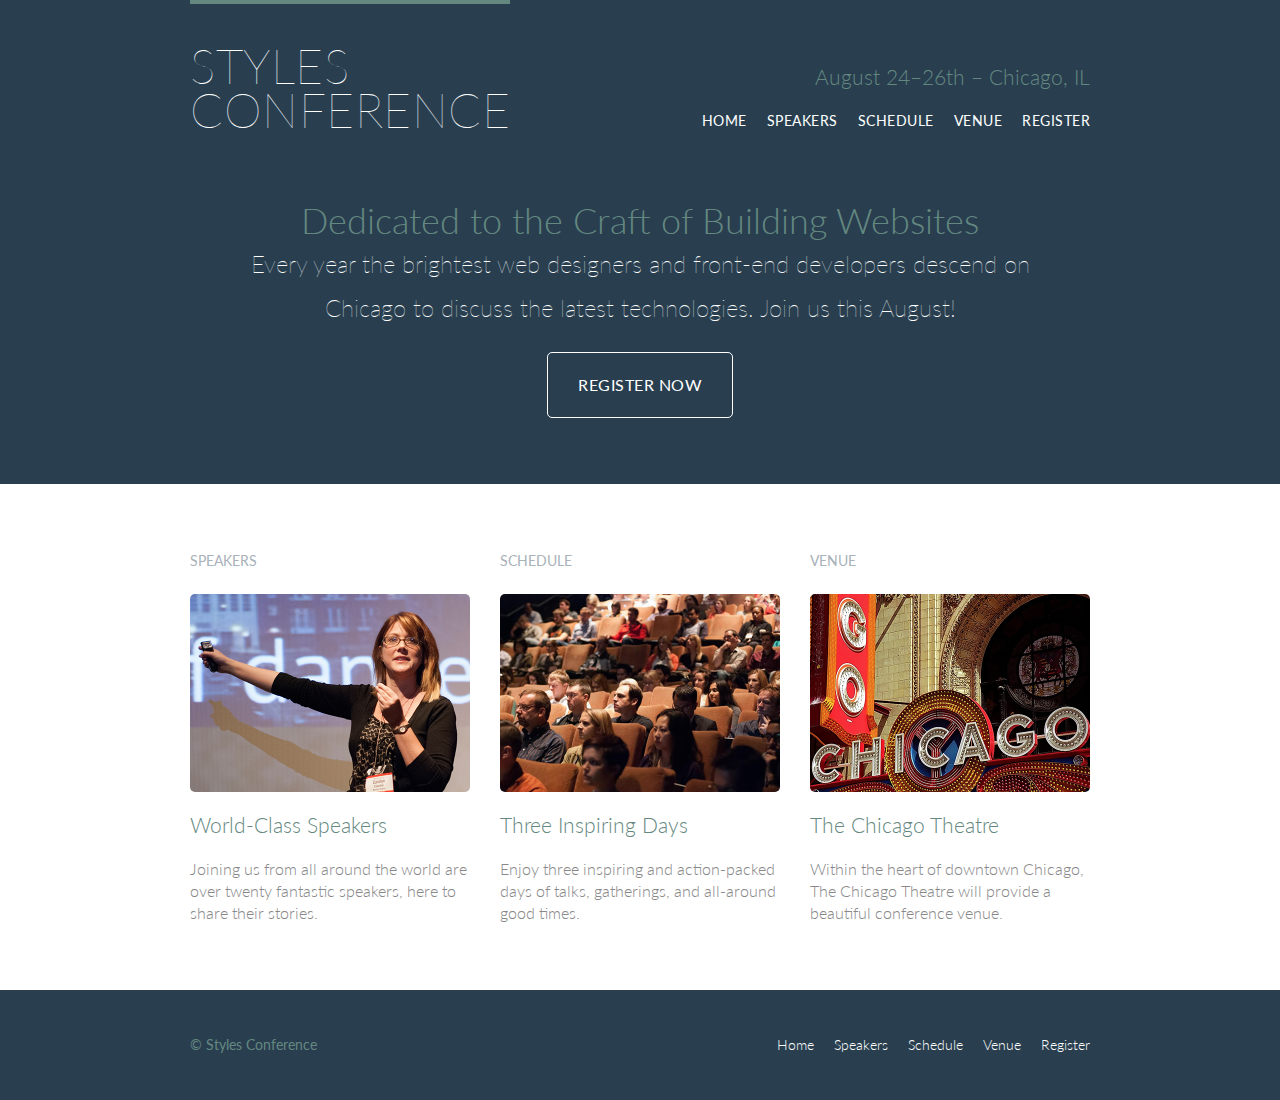
<file: index.html>
<!DOCTYPE html>
<html lang="en">

<head>
    <meta charset="utf-8">
    <title>Styles Conference</title>
    <link rel="stylesheet" href="stylesheets/main.css">
    <link rel="stylesheet" href="http://fonts.googleapis.com/css?family=Lato:100,300,400">
</head>

<body>

    <!--HEADER-->

    <header class="primary-header container group">

        <h1 class="logo">
            <a href="index.html">Styles <br> Conference</a>
        </h1>

        <h3 class="tagline">August 24&ndash;26th &ndash; Chicago, IL</h3>

        <nav class="nav primary-nav">
            <ul>
                <li><a href="index.html">Home</a></li><!--
                --><li><a href="speakers.html">Speakers</a></li><!--
                --><li><a href="schedule.html">Schedule</a></li><!--
                --><li><a href="venue.html">Venue</a></li><!--
                --><li><a href="register.html">Register</a></li>
            </ul>
        </nav>

    </header>

    <!--HERO-->

    <section class="hero container">

        <h2>Dedicated to the Craft of Building Websites</h2>

        <p>Every year the brightest web designers and front-end developers descend on Chicago to discuss the latest technologies. Join us this August!</p>

        <a class="btn btn-alt" href="register.html">Register Now</a>

    </section>

    <!--TEASERS-->

    <section class="row">
        <div class="grid">

            <!-- SPEAKERS -->

            <section class="teaser col-1-3">
                <h5>Speakers</h5>
                <a href="speakers.html">
                    <img src="images/home/speakers.jpg" alt="Professional Speaker">
                    <h3>World-Class Speakers</h3>
                </a>
                <p>Joining us from all around the world are over twenty fantastic speakers, here to share their stories.</p>
            </section><!--

			SCHEDULE
    
            --><section class="teaser col-1-3">
                <h5>Schedule</h5>
                <a href="schedule.html">
                    <img src="images/home/schedule.jpg" alt="Schedule">
                    <h3>Three Inspiring Days</h3>
                </a>
                <p>Enjoy three inspiring and action-packed days of talks, gatherings, and all-around good times.</p>
            </section><!--

            VENUE

            --><section class="teaser col-1-3">
                <h5>Venue</h5>
                <a href="venue.html">
                    <img src="images/home/venue.jpg" alt="Venue">
                    <h3>The Chicago Theatre</h3>
                </a>
                <p>Within the heart of downtown Chicago, The Chicago Theatre will provide a beautiful conference venue.</p>
            </section>

        </div>
    </section>

    <!--FOOTER-->

    <footer class="primary-footer container group">

        <small>&copy; Styles Conference</small>

        <nav class="nav">
            <ul>
                <li><a href="index.html">Home</a></li><!--
                --><li><a href="speakers.html">Speakers</a></li><!--
                --><li><a href="schedule.html">Schedule</a></li><!--
                --><li><a href="venue.html">Venue</a></li><!--
                --><li><a href="register.html">Register</a></li>
            </ul>
        </nav>

    </footer>

</body>

</html>
</file>
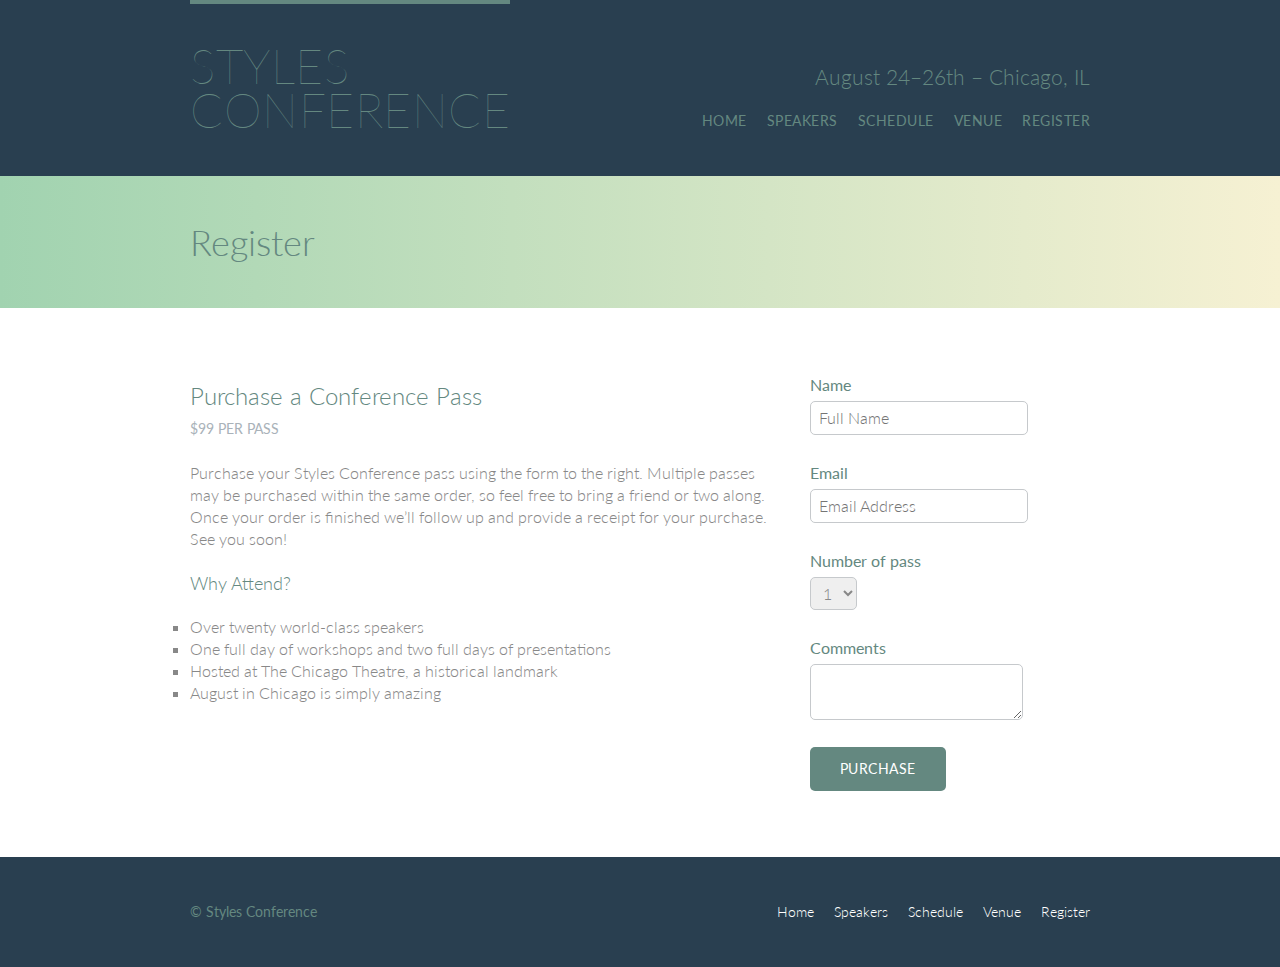
<file: register.html>
<!doctype html>
<html lang="en">

<head>
    <meta charset="utf-8">
    <title>Styles Conference</title>
    <link rel="stylesheet" href="stylesheets/main.css">
    <link rel="stylesheet" href="http://fonts.googleapis.com/css?family=Lato:100,300,40">
    <!--<link rel="preconnect" href="https://fonts.gstatic.com">
		<link href="https://fonts.googleapis.com/css2?family=Lato:wght@100;300;400&display=swap" rel="stylesheet">-->
</head>

<body>

    <!--HEADER-->

    <header class="container group">

        <h1 class="logo">
            <a href="index.html">Styles <br> Conference</a>
        </h1>

        <h3 class="tagline">August 24&ndash;26th &ndash; Chicago, IL</h3>

        <nav class="nav primary-nav">
            <ul>
                <li><a href="index.html">Home</a></li><!--
                --><li><a href="speakers.html">Speakers</a></li><!--
                --><li><a href="schedule.html">Schedule</a></li><!--
                --><li><a href="venue.html">Venue</a></li><!--
                --><li><a href="register.html">Register</a></li>
            </ul>
        </nav>

    </header>

    <!--MAIN CONTENT-->
    <section class="row-alt">
        <div class="container">
            <h1>Register</h1>
        </div>
    </section>

    <section class="row">
        <div class="grid">

            <section class="col-2-3">

                <h2>Purchase a Conference Pass</h2>
                <h5>$99 per Pass</h5>

                <p>Purchase your Styles Conference pass using the form to the right. Multiple passes may be purchased within the same order, so feel free to bring a friend or two along. Once your order is finished we&#8217;ll follow up and provide a receipt for your purchase. See you soon!</p>

                <h4>Why Attend?</h4>

                <ul class="why-attend">
                    <li>Over twenty world-class speakers</li>
                    <li>One full day of workshops and two full days of presentations</li>
                    <li>Hosted at The Chicago Theatre, a historical landmark</li>
                    <li>August in Chicago is simply amazing</li>
                </ul>

            </section><!--

            --><form class="col-1-3" action="#" method="post">

                <fieldset class="register-group">

                    <label>
                        Name
                        <input type="text" name="name" placeholder="Full Name" required>
                    </label>

                    <label>
                        Email
                        <input type="email" name="email" placeholder="Email Address" required>
                    </label>

                    <label>
                        Number of pass
                        <select name="quantity" required>
                            <option value="1" selected>1</option>
                            <option value="2">2</option>
                            <option value="3">3</option>
                            <option value="4">4</option>
                            <option value="5">5</option>
                        </select>
                    </label>

                    <label>
                        Comments
                        <textarea name="comments"></textarea>
                    </label>

                </fieldset>

                <input class="btn btn-default" type="submit" name="submit" value="Purchase">

            </form>

        </div>
    </section>

    <!--FOOTER-->

    <footer class="primary-footer container group">

        <small>&copy; Styles Conference</small>

        <nav class="nav">
            <ul>
                <li><a href="index.html">Home</a></li><!--
                --><li><a href="speakers.html">Speakers</a></li><!--
                --><li><a href="schedule.html">Schedule</a></li><!--
                --><li><a href="venue.html">Venue</a></li><!--
                --><li><a href="register.html">Register</a></li>
            </ul>
        </nav>

    </footer>
</body>

</html>
</file>
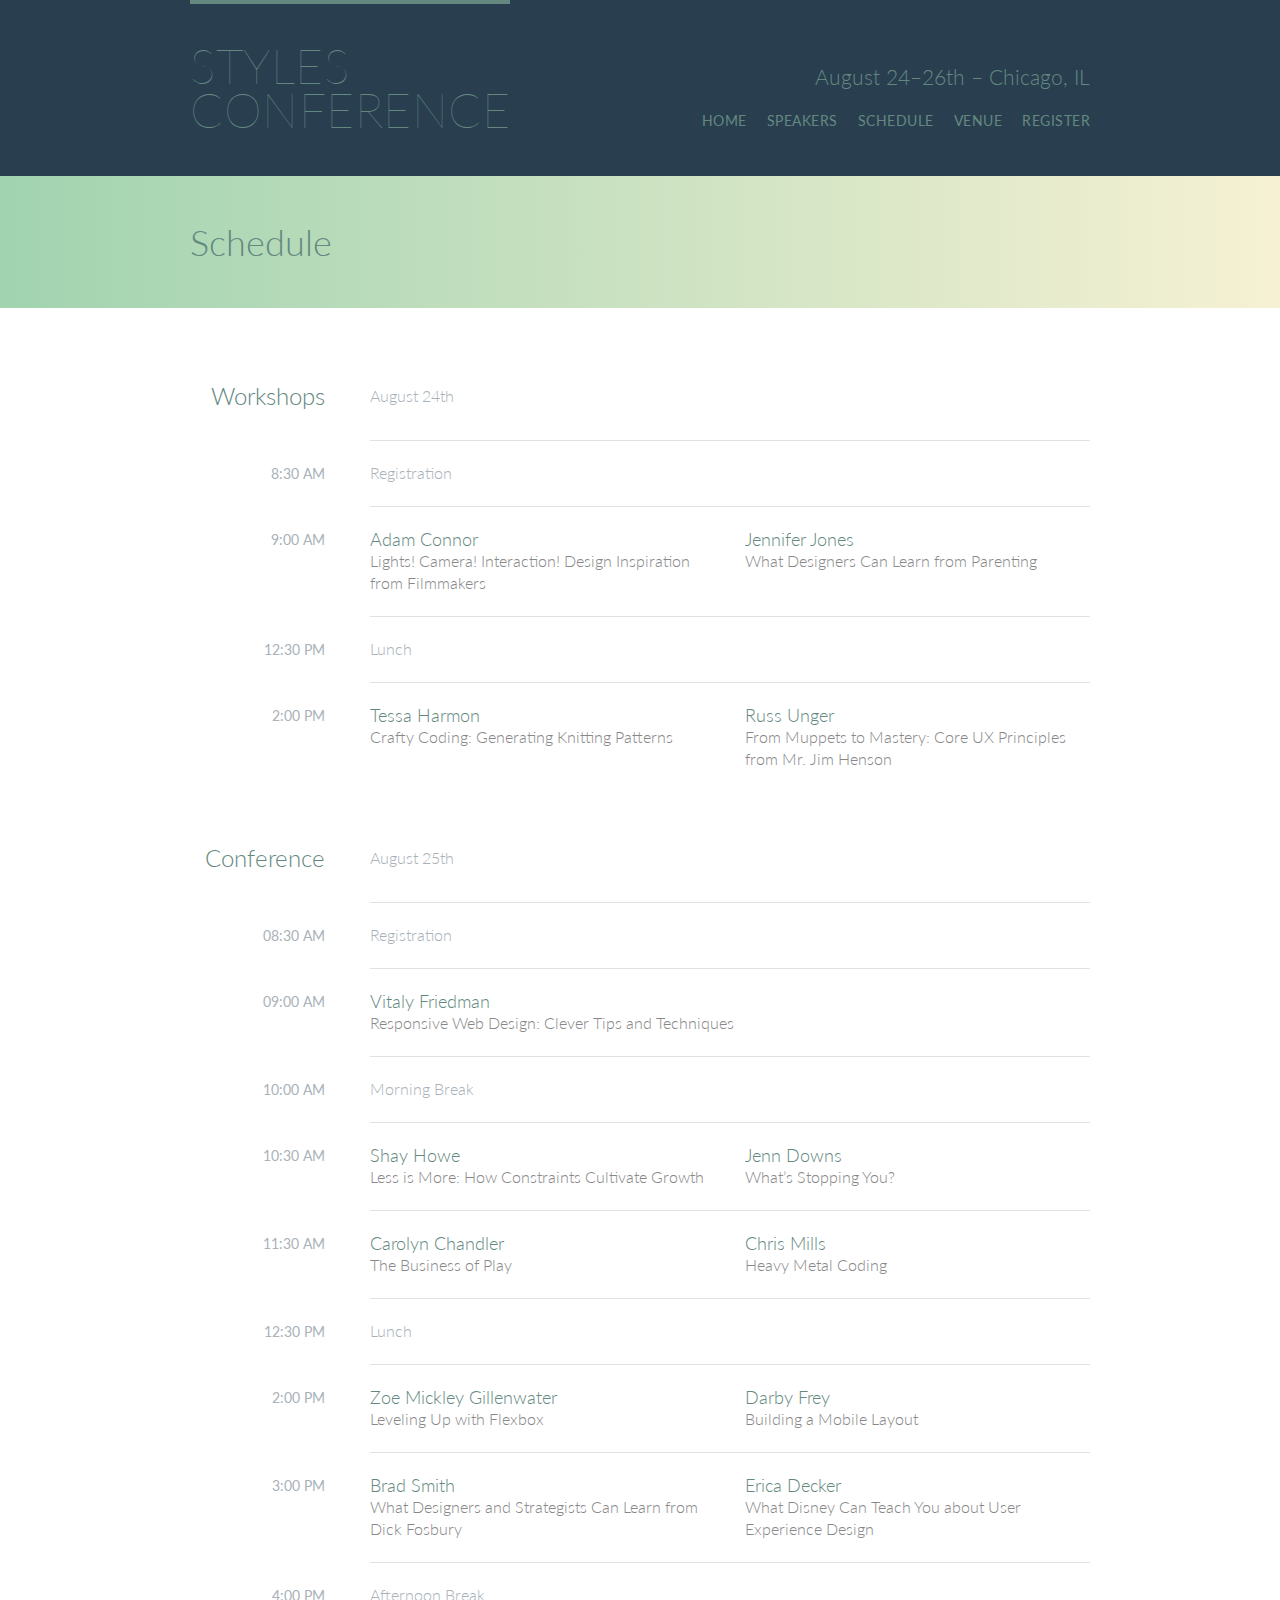
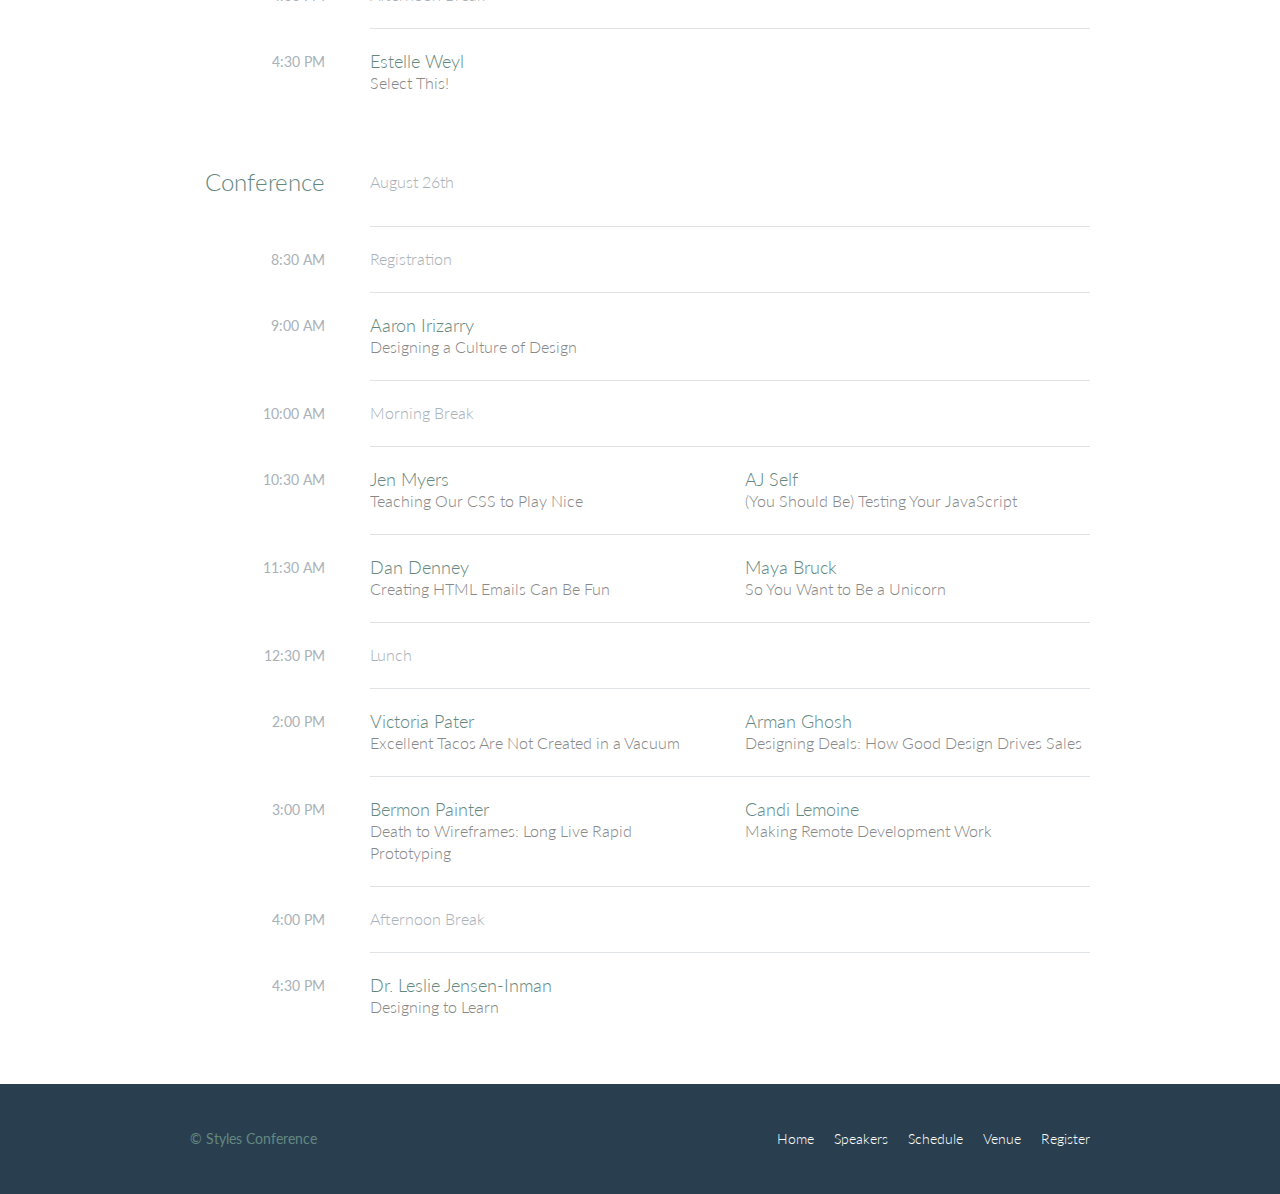
<file: schedule.html>
<!doctype html>
<html lang="en">

<head>
    <meta charset="utf-8">
    <title>Styles Conference</title>
    <link rel="stylesheet" href="stylesheets/main.css">
    <link rel="stylesheet" href="http://fonts.googleapis.com/css?family=Lato:100,300,40">
    <!--<link rel="preconnect" href="https://fonts.gstatic.com">
		<link href="https://fonts.googleapis.com/css2?family=Lato:wght@100;300;400&display=swap" rel="stylesheet">-->
</head>

<body>

    <!--   HEADER   -->

    <header class="container group">

        <h1 class="logo">
            <a href="index.html">Styles <br> Conference</a>
        </h1>

        <h3 class="tagline">August 24&ndash;26th &ndash; Chicago, IL</h3>

        <nav class="nav primary-nav">
            <ul>
                <li><a href="index.html">Home</a></li><!--
                --><li><a href="speakers.html">Speakers</a></li><!--
                --><li><a href="schedule.html">Schedule</a></li><!--
                --><li><a href="venue.html">Venue</a></li><!--
                --><li><a href="register.html">Register</a></li>
            </ul>
        </nav>

    </header>

    <!--   MAIN CONTENT   -->

    <section class="row-alt">
        <div class="container">
            <h1>Schedule</h1>
        </div>
    </section>

    <section class="row">
        <div class="container">

            <!--   WORKSHOPS   -->

            <table>
                <thead>
                    <tr>
                        <th scope="row">
                            Workshops
                        </th>
                        <td class="schedule-offset" colspan="2">
                            August 24th
                        </td>
                    </tr>
                </thead>
                <tbody>
                    <tr>
                        <th scope="row">
                            <time datetime="08:30:00">8:30 AM</time>
                        </th>
                        <td class="schedule-offset" colspan="2">
                            Registration
                        </td>
                    </tr>
                    <tr>
                        <th scope="row">
                            <time datetime="09:00:00">9:00 AM</time>
                        </th>
                        <td>
                            <a href="speakers.html#adam-connor">
                                <h4>Adam Connor</h4>
                                Lights! Camera! Interaction! Design Inspiration from Filmmakers
                            </a>
                        </td>
                        <td>
                            <a href="speakers.html#jennifer-jones">
                                <h4>Jennifer Jones</h4>
                                What Designers Can Learn from Parenting
                            </a>
                        </td>
                    </tr>
                    <tr>
                        <th scope="row">
                            <time datetime="12:30:00">12:30 PM</time>
                        </th>
                        <td class="schedule-offset" colspan="2">
                            Lunch
                        </td>
                    </tr>
                    <tr>
                        <th scope="row">
                            <time datetime="14:00">2:00 PM</time>
                        </th>
                        <td>
                            <a href="speakers.html#tessa-harmon">
                                <h4>Tessa Harmon</h4>
                                Crafty Coding: Generating Knitting Patterns
                            </a>
                        </td>
                        <td>
                            <a href="speakers.html#russ-unger">
                                <h4>Russ Unger</h4>
                                From Muppets to Mastery: Core UX Principles from Mr. Jim Henson
                            </a>
                        </td>
                    </tr>
                </tbody>
            </table>

            <!--   CONFERENCE   -->

            <table>
                <thead>
                    <tr>
                        <th scope="row">
                            Conference
                        </th>
                        <td class="schedule-offset">
                            August 25th
                        </td>
                    </tr>
                </thead>
                <tbody>
                    <tr>
                        <th scope="row">
                            <time datetime="08:30:00">08:30 AM</time>
                        </th>
                        <td class="schedule-offset" colspan="2">
                            Registration
                        </td>
                    </tr>
                    <tr>
                        <th scope="row">
                            <time datetime="09:00:00">09:00 AM</time>
                        </th>
                        <td colspan="2">
                            <a href="speakers.html#vitaly-friedman">
                                <h4>Vitaly Friedman</h4>
                                Responsive Web Design: Clever Tips and Techniques
                            </a>
                        </td>
                    </tr>
                    <tr>
                        <th scope="row">
                            <time datetime="10:00:00">10:00 AM</time>
                        </th>
                        <td class="schedule-offset" colspan="2">
                            Morning Break
                        </td>
                    </tr>
                    <tr>
                        <th scope="row">
                            <time datetime="10:30:00">10:30 AM</time>
                        </th>
                        <td>
                            <a href="speakers.html#shay-howe">
                                <h4>Shay Howe</h4>
                                Less is More: How Constraints Cultivate Growth 
                            </a>
                        </td>
                        <td>
                            <a href="speakers.html#jenn-downs">
                                <h4>Jenn Downs</h4>
                                What&#8217;s Stopping You?
                            </a>
                        </td>
                    </tr>
                    <tr>
                        <th scope="row">
                            <time datetime="11:30:00">11:30 AM</time>
                        </th>
                        <td>
                            <a href="speakers.html#carolyn-chandler">
                                <h4>Carolyn Chandler</h4>
                                The Business of Play
                            </a>
                        </td>
                        <td>
                            <a href="speakers.html#chris-mills">
                                <h4>Chris Mills</h4>
                                Heavy Metal Coding
                            </a>
                        </td>
                    </tr>
                    <tr>
                        <th scope="row">
                            <time datetime="12:30:00">12:30 PM</time>
                        </th>
                        <td class="schedule-offset" colspan="2">
                            Lunch
                        </td>
                    </tr>
                    <tr>
                        <th scope="row">
                            <time datetime="14:00">2:00 PM</time>
                        </th>
                        <td>
                            <a href="speakers.html#zoe-mickley-gillenwater">
                                <h4>Zoe Mickley Gillenwater</h4>
                                Leveling Up with Flexbox
                            </a>
                        </td>
                        <td>
                            <a href="speakers.html#darby-frey">
                                <h4>Darby Frey</h4>
                                Building a Mobile Layout
                            </a>
                        </td>
                    </tr>
                    <tr>
                        <th scope="row">
                            <time datetime="15:00:00">3:00 PM</time>
                        </th>
                        <td>
                            <a href="speakers.html#brad-smith">
                                <h4>Brad Smith</h4>
                                What Designers and Strategists Can Learn from Dick Fosbury
                            </a>
                        </td>
                        <td>
                            <a href="speakers.html#erica-decker">
                                <h4>Erica Decker</h4>
                                What Disney Can Teach You about User Experience Design
                            </a>
                        </td>
                    </tr>
                    <tr>
                        <th scope="row">
                            <time datetime="16:00:00">4:00 PM</time>
                        </th>
                        <td class="schedule-offset" colspan="2">
                            Afternoon Break
                        </td>
                    </tr>
                    <tr>
                        <th scope="row">
                            <time datetime="16:30:00">4:30 PM</time>
                        </th>
                        <td colspan="2">
                            <a href="speakers.html#estelle-weyl">
                                <h4>Estelle Weyl</h4>
                                Select This!
                            </a>
                        </td>
                    </tr>
                </tbody>
            </table>

            <!--   CONFERENCE   -->

            <table>
                <thead>
                    <tr>
                        <th scope="row">
                            Conference
                        </th>
                        <td class="schedule-offset" colspan="2">
                            August 26th
                        </td>
                    </tr>
                </thead>
                <tbody>
                    <tr>
                        <th scope="row">
                            <time datetime="08:30:00">8:30 AM</time>
                        </th>
                        <td class="schedule-offset" colspan="2">
                            Registration
                        </td>
                    </tr>
                    <tr>
                        <th scope="row">
                            <time datetime="09:00:00">9:00 AM</time>
                        </th>
                        <td colspan="2">
                            <a href="speakers.html#aaron-irizarry">
                                <h4>Aaron Irizarry</h4>
                                Designing a Culture of Design
                            </a>
                        </td>
                    </tr>
                    <tr>
                        <th scope="row">
                            <time datetime="10:00:00">10:00 AM</time>
                        </th>
                        <td class="schedule-offset" colspan="2">
                            Morning Break
                        </td>
                    </tr>
                    <tr>
                        <th scope="row">
                            <time datetime="10:30:00">10:30 AM</time>
                        </th>
                        <td>
                            <a href="speakers.html#jen-myers">
                                <h4>Jen Myers</h4>
                                Teaching Our CSS to Play Nice
                            </a>
                        </td>
                        <td>
                            <a href="speakers.html#aj-self">
                                <h4>AJ Self</h4>
                                (You Should Be) Testing Your JavaScript
                            </a>
                        </td>
                    </tr>
                    <tr>
                        <th scope="row">
                            <time datetime="11:30:00">11:30 AM</time>
                        </th>
                        <td>
                            <a href="speakers.html#dan-denney">
                                <h4>Dan Denney</h4>
                                Creating HTML Emails Can Be Fun
                            </a>
                        </td>
                        <td>
                            <a href="speakers.html#maya-bruck">
                                <h4>Maya Bruck</h4>
                                So You Want to Be a Unicorn
                            </a>
                        </td>
                    </tr>
                    <tr>
                        <th scope="row">
                            <time datetime="12:30:00">12:30 PM</time>
                        </th>
                        <td class="schedule-offset" colspan="2">
                            Lunch
                        </td>
                    </tr>
                    <tr>
                        <th scope="row">
                            <time datetime="14:00">2:00 PM</time>
                        </th>
                        <td>
                            <a href="speakers.html#victoria-pater">
                                <h4>Victoria Pater</h4>
                                Excellent Tacos Are Not Created in a Vacuum
                            </a>
                        </td>
                        <td>
                            <a href="speakers.html#arman-ghosh">
                                <h4>Arman Ghosh</h4>
                                Designing Deals: How Good Design Drives Sales
                            </a>
                        </td>
                    </tr>
                    <tr>
                        <th scope="row">
                            <time datetime="15:00:00">3:00 PM</time>
                        </th>
                        <td>
                            <a href="speakers.html#bermon-painter">
                                <h4>Bermon Painter</h4>
                                Death to Wireframes: Long Live Rapid Prototyping
                            </a>
                        </td>
                        <td>
                            <a href="speakers.html#candi-lemoine">
                                <h4>Candi Lemoine</h4>
                                Making Remote Development Work
                            </a>
                        </td>
                    </tr>
                    <tr>
                        <th scope="row">
                            <time datetime="16:00:00">4:00 PM</time>
                        </th>
                        <td class="schedule-offset" colspan="2">
                            Afternoon Break
                        </td>
                    </tr>
                    <tr>
                        <th scope="row">
                            <time datetime="16:30:00">4:30 PM</time>
                        </th>
                        <td colspan="2">
                            <a href="speakers.html#leslie-jensen-inman">
                                <h4>Dr. Leslie Jensen-Inman</h4>
                                Designing to Learn
                            </a>
                        </td>
                    </tr>
                </tbody>
            </table>

        </div>

    </section>

    <!--   FOOTER   -->

    <footer class="primary-footer container group">

        <small>&copy; Styles Conference</small>

        <nav class="nav">
            <ul>
                <li><a href="index.html">Home</a></li><!--
                --><li><a href="speakers.html">Speakers</a></li><!--
                --><li><a href="schedule.html">Schedule</a></li><!--
                --><li><a href="venue.html">Venue</a></li><!--
                --><li><a href="register.html">Register</a></li>
            </ul>
        </nav>

    </footer>
</body>

</html>
</file>
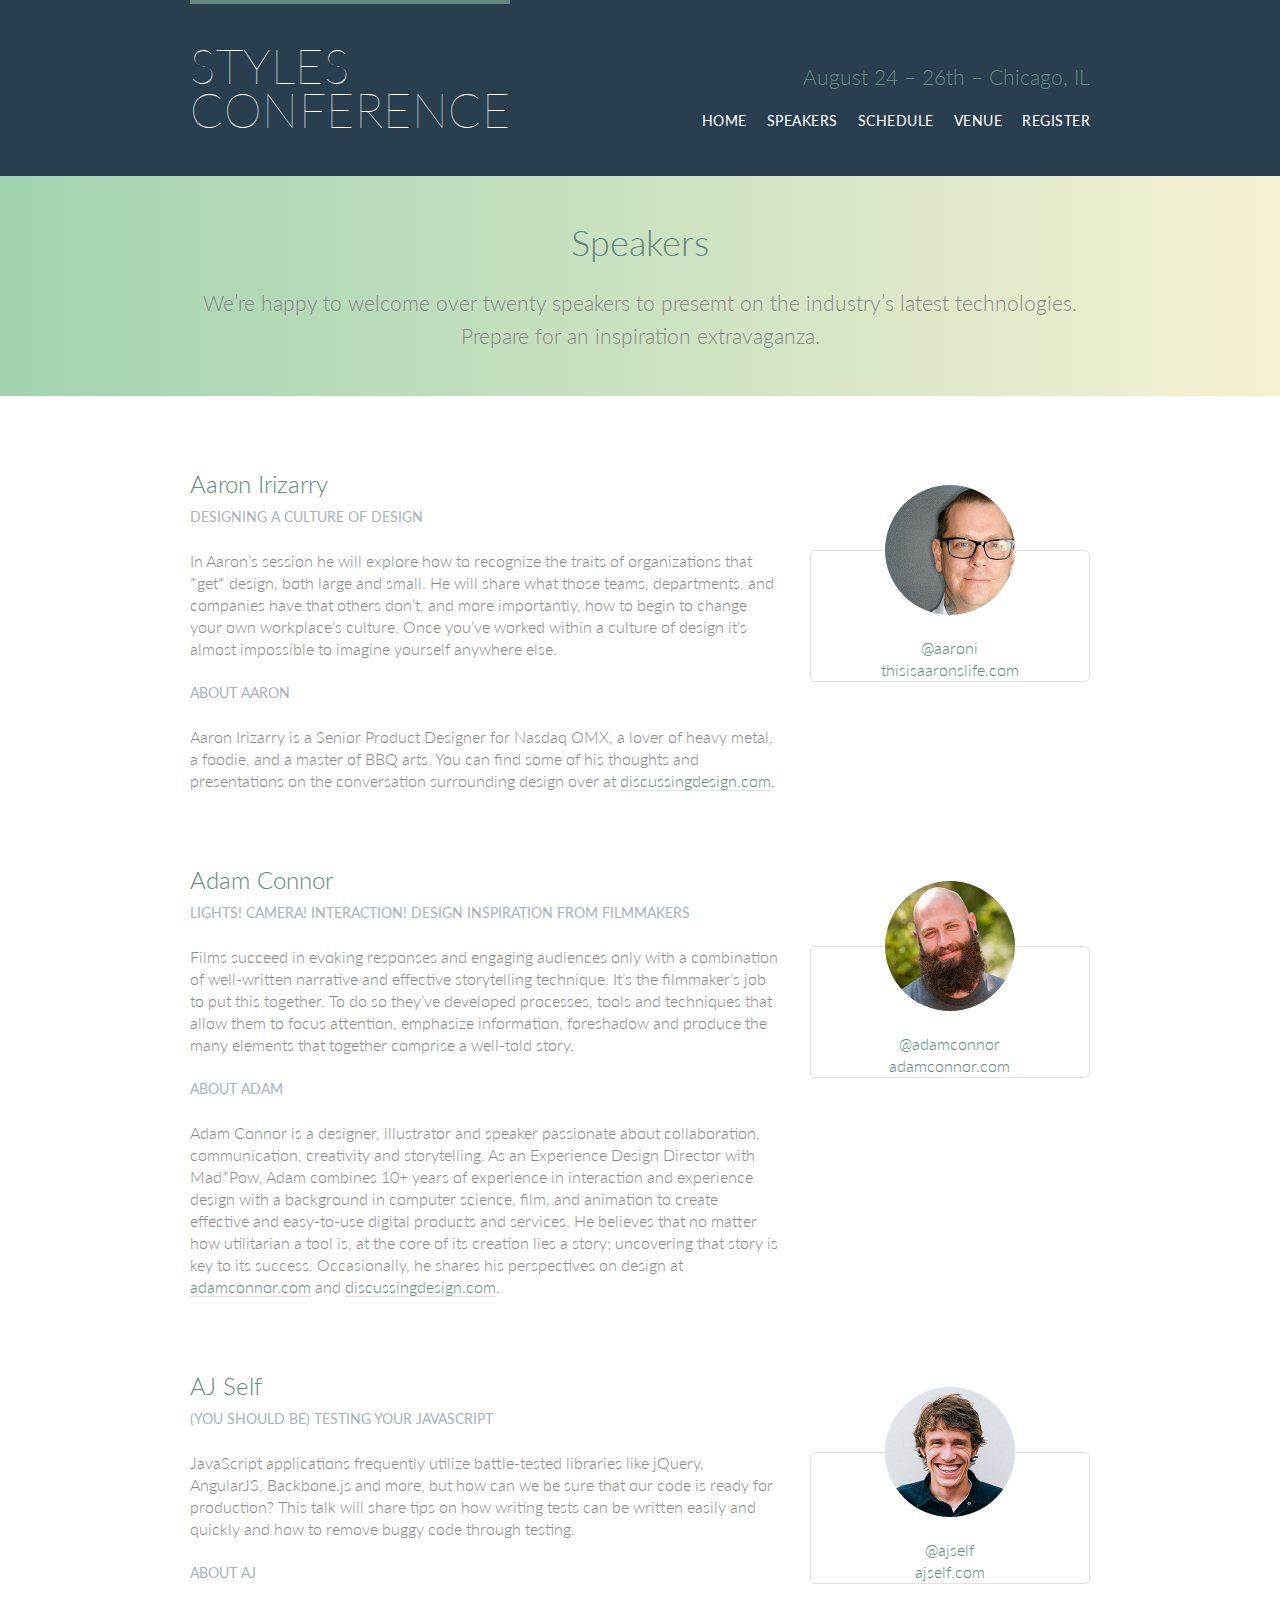
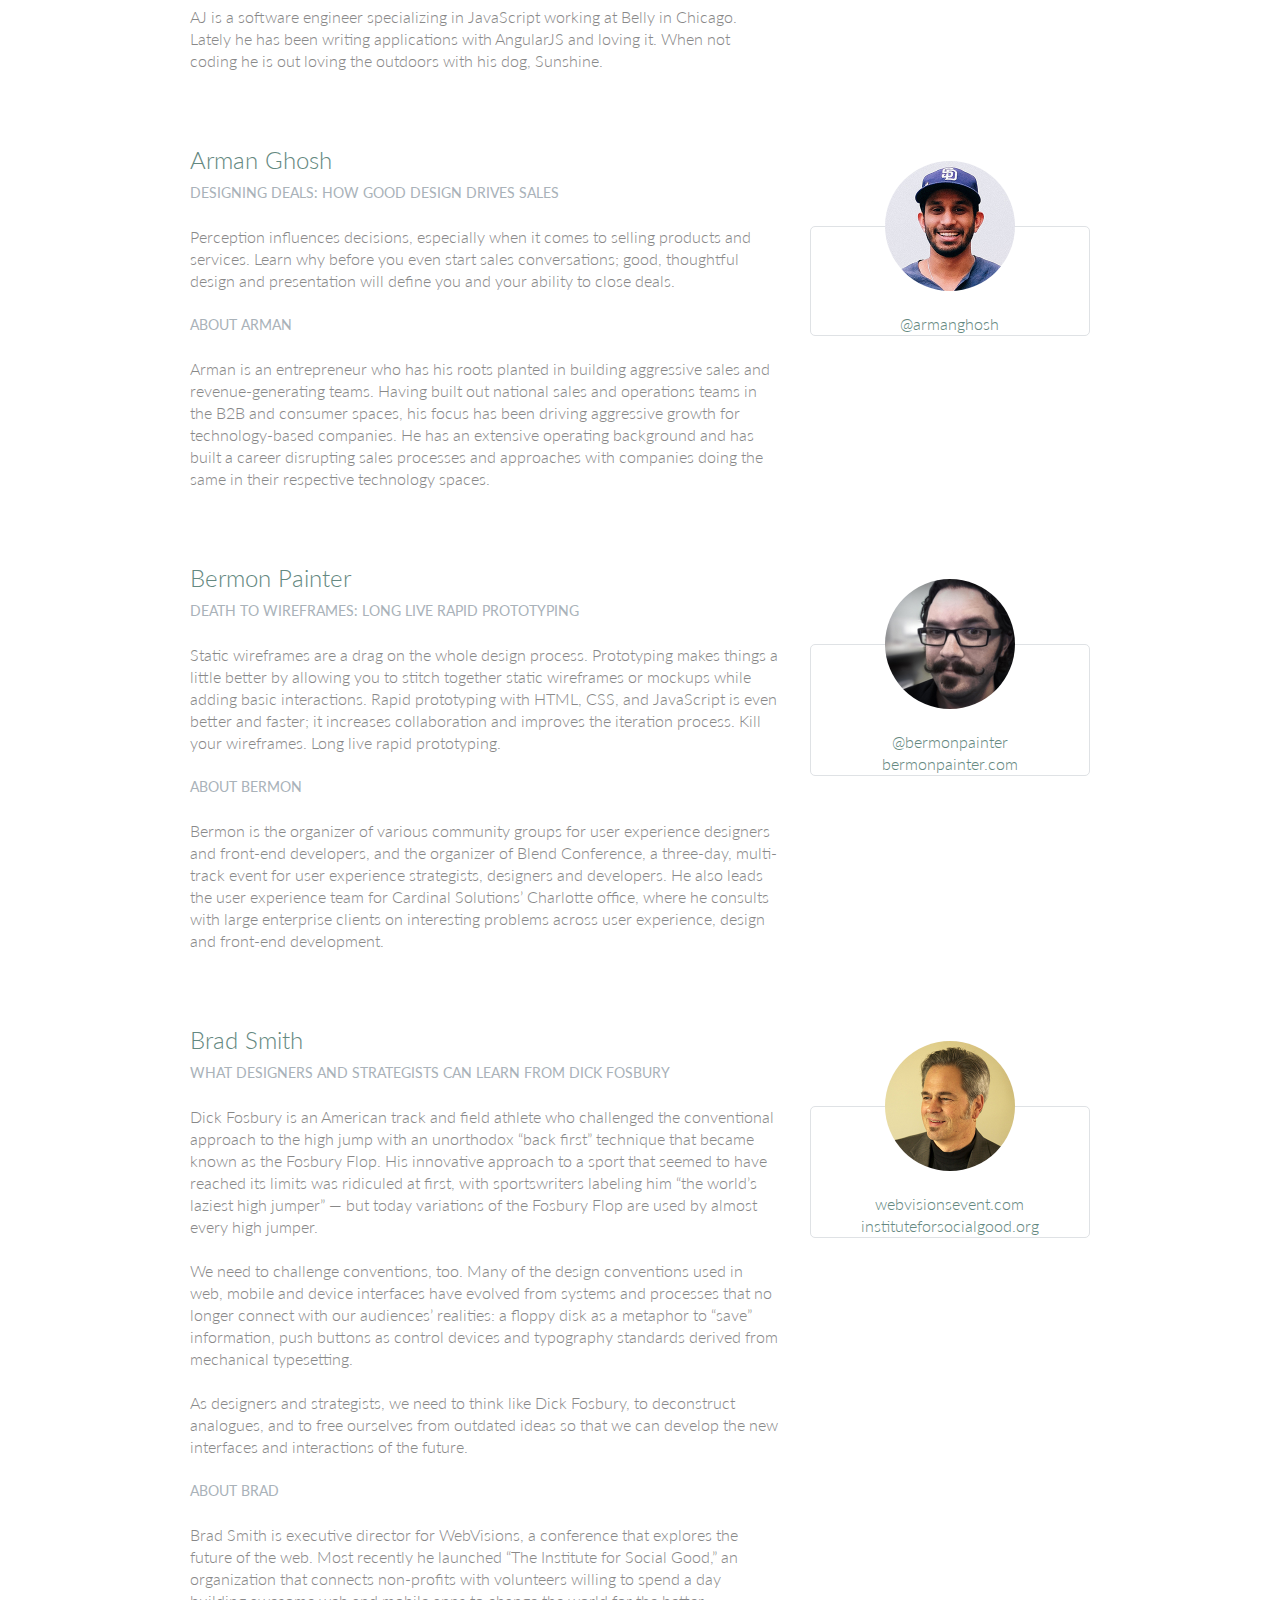
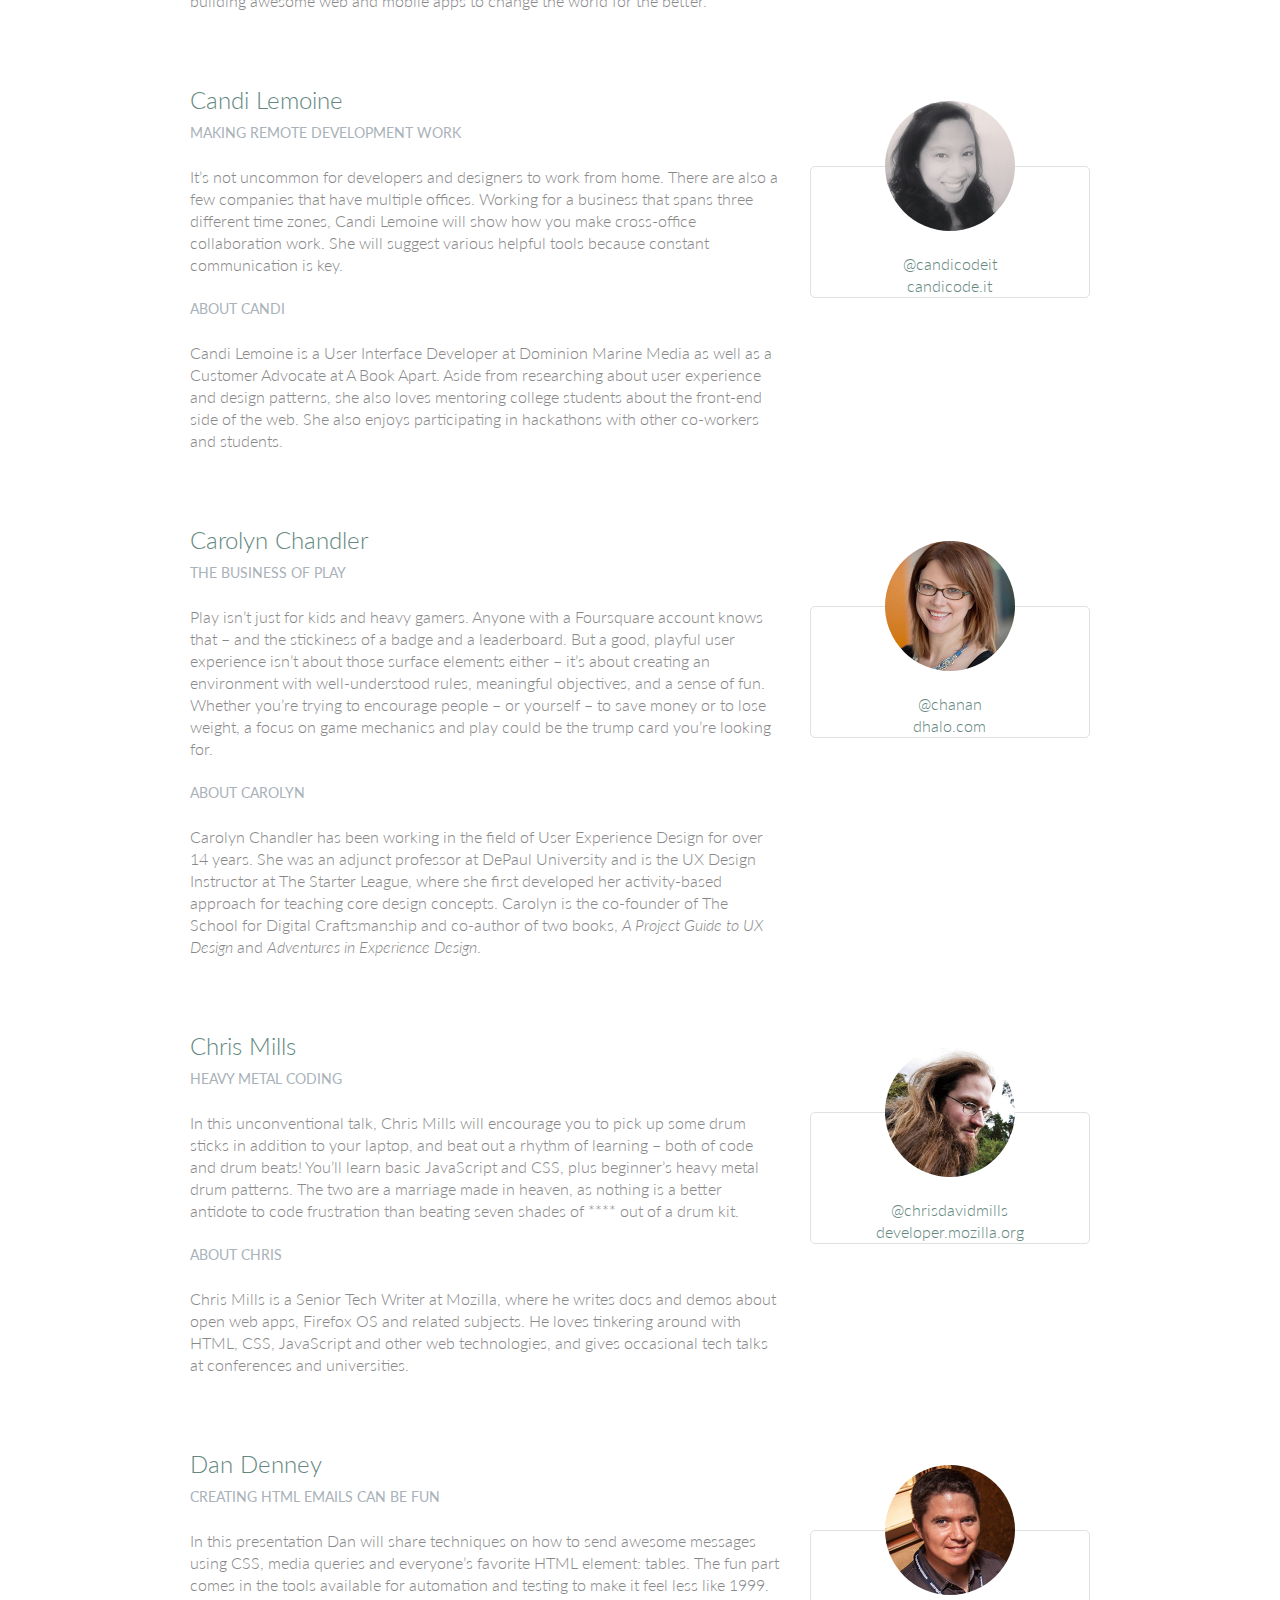
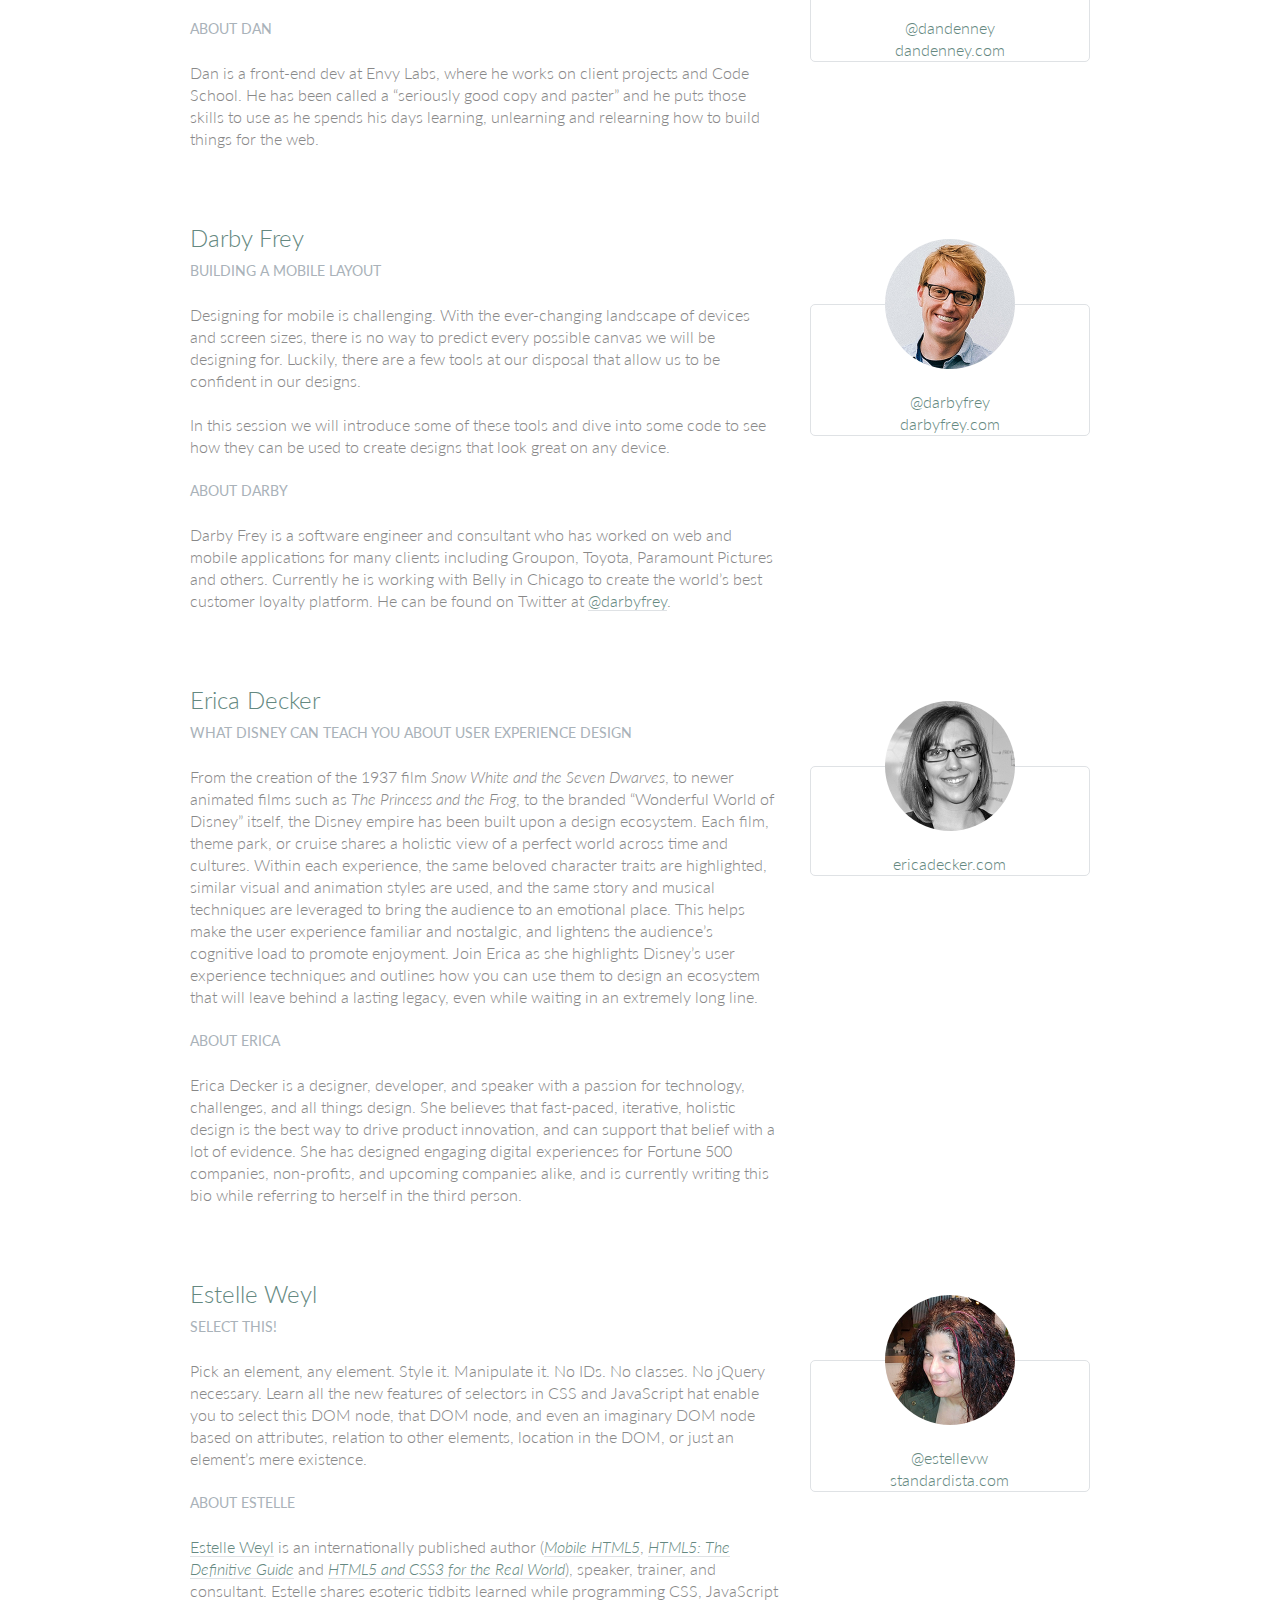
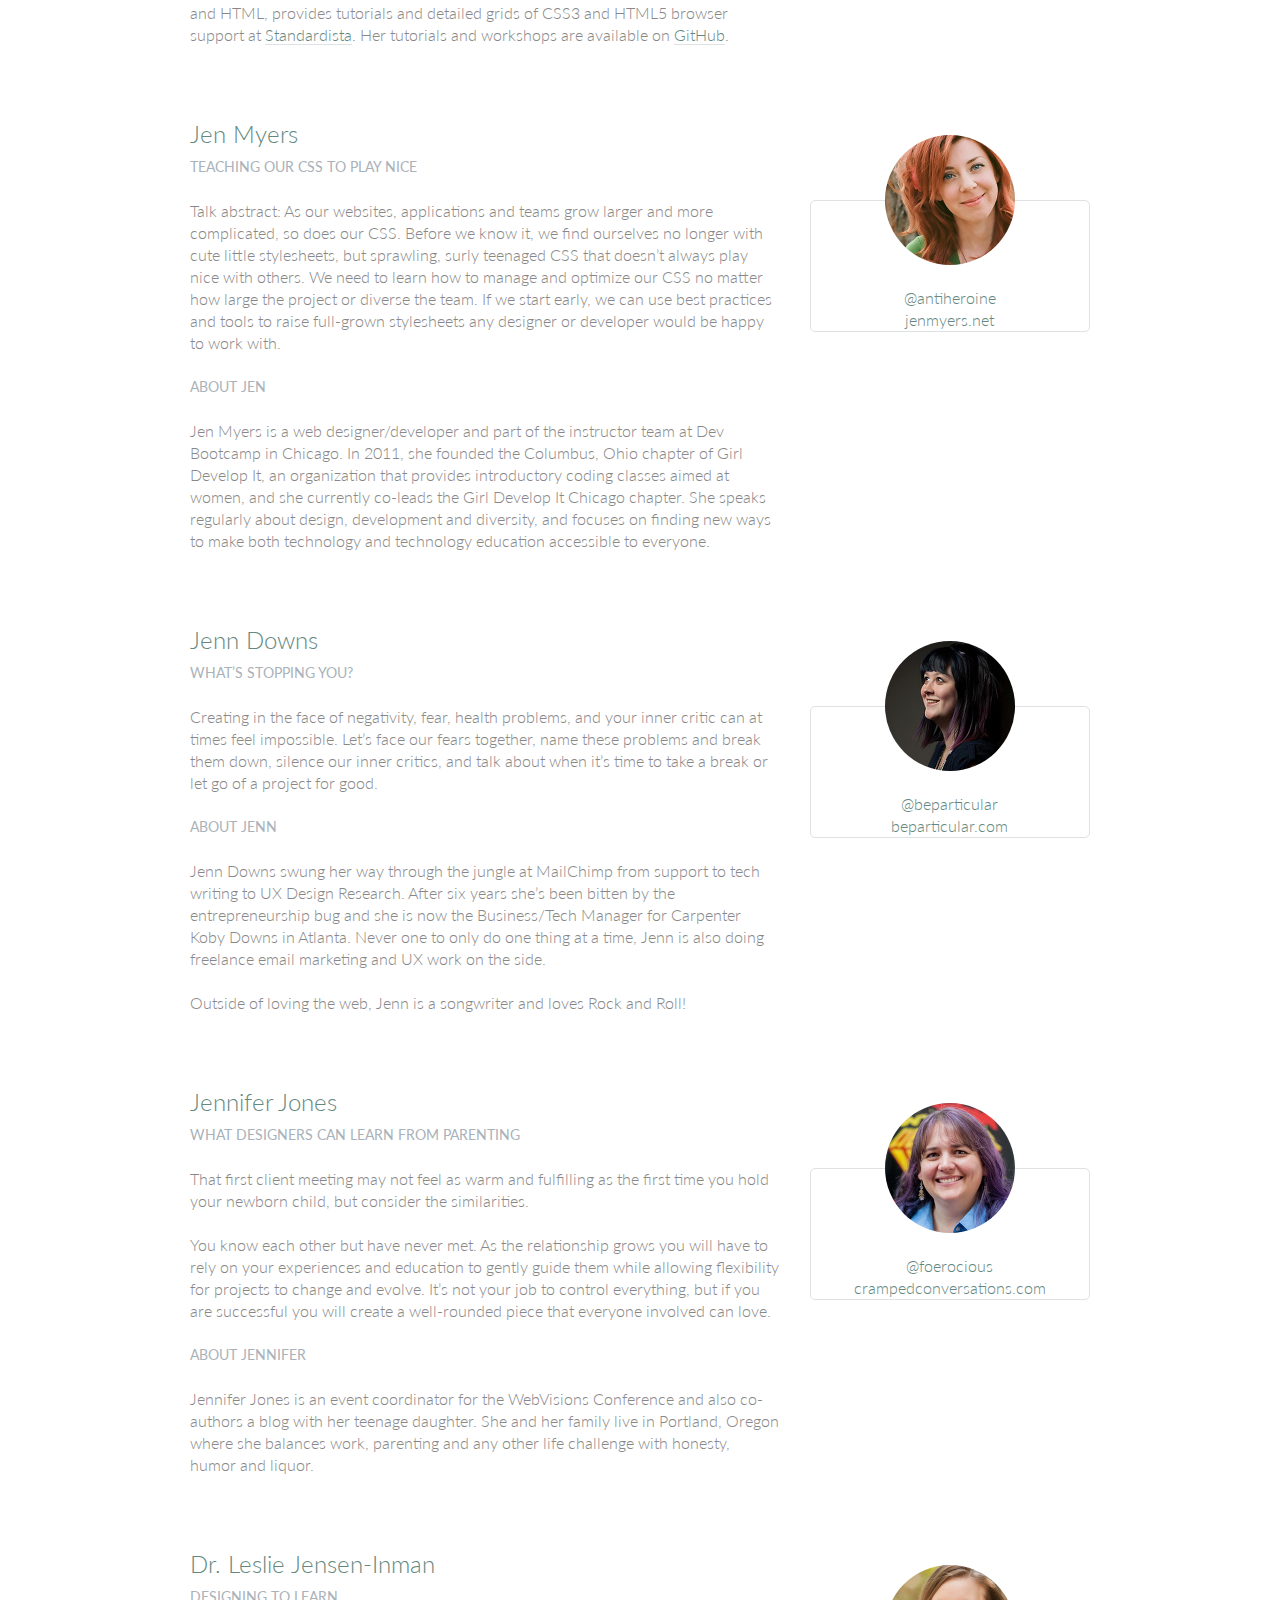
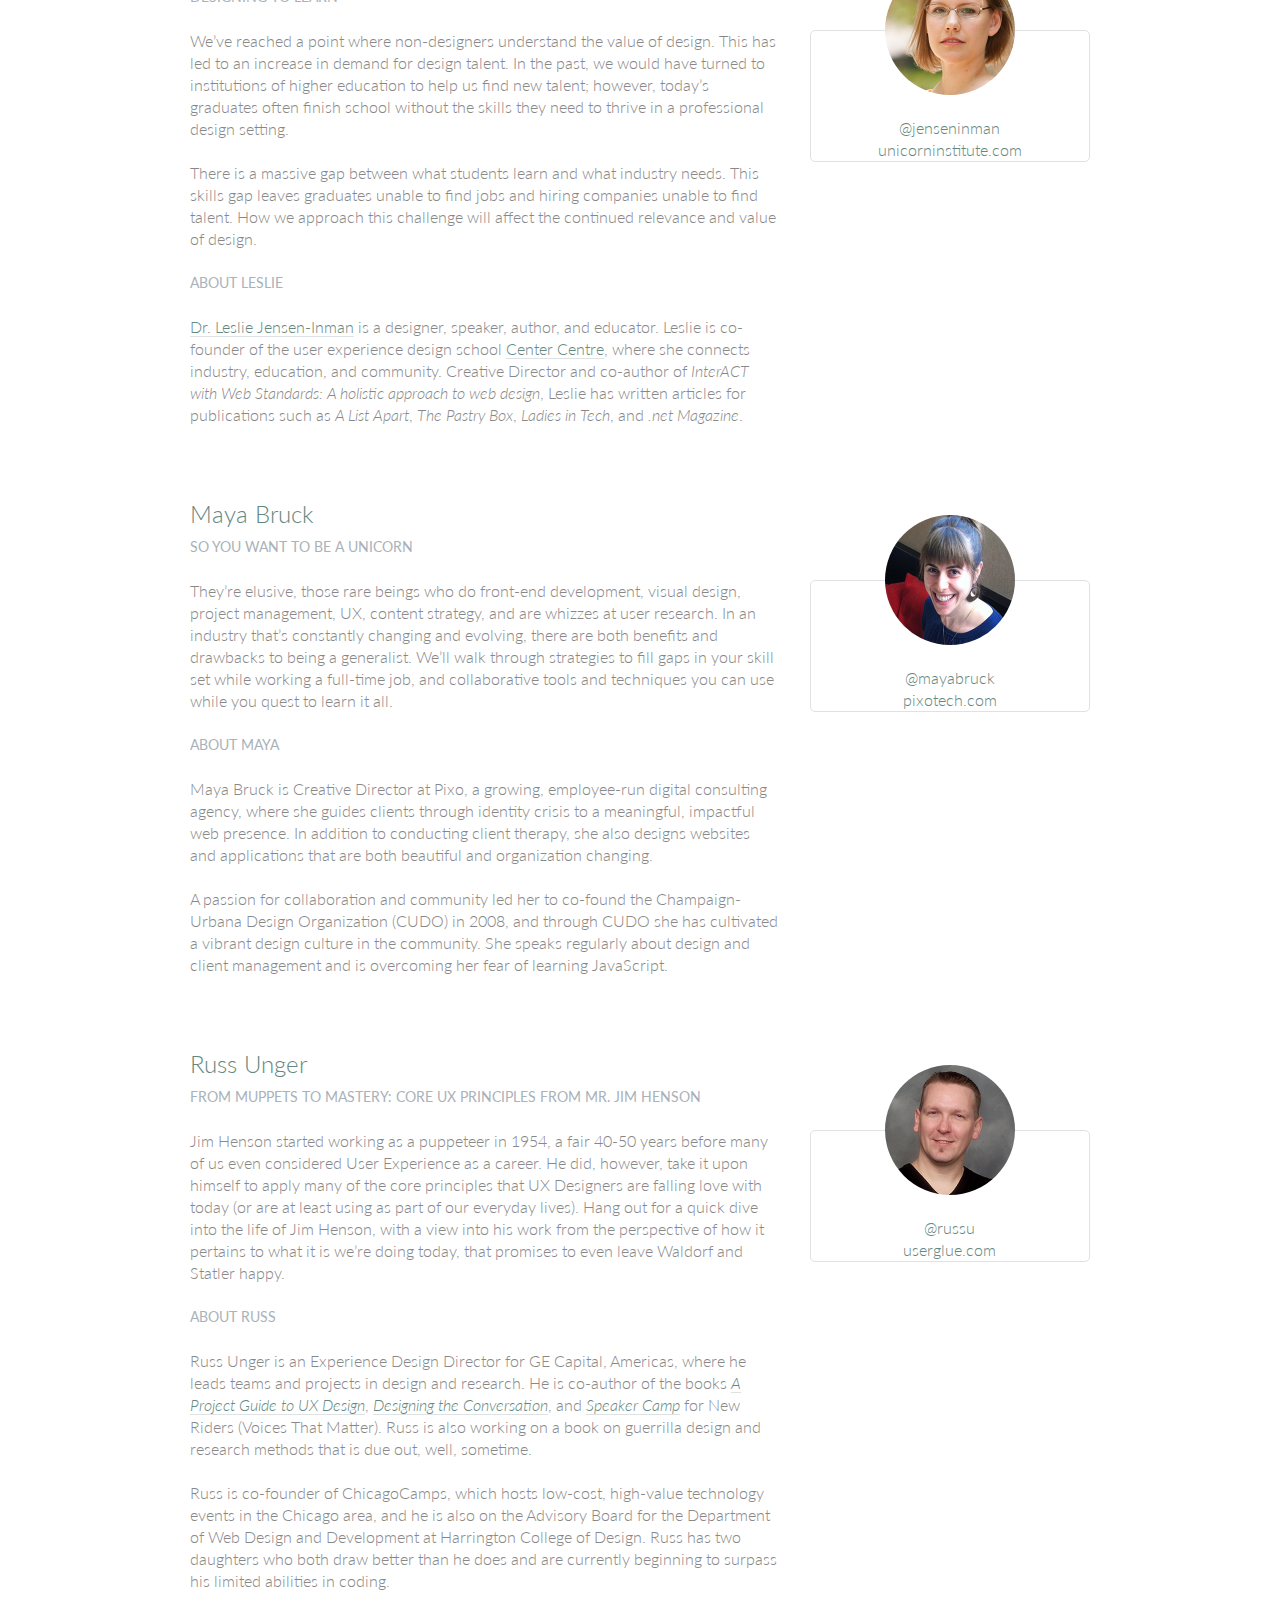
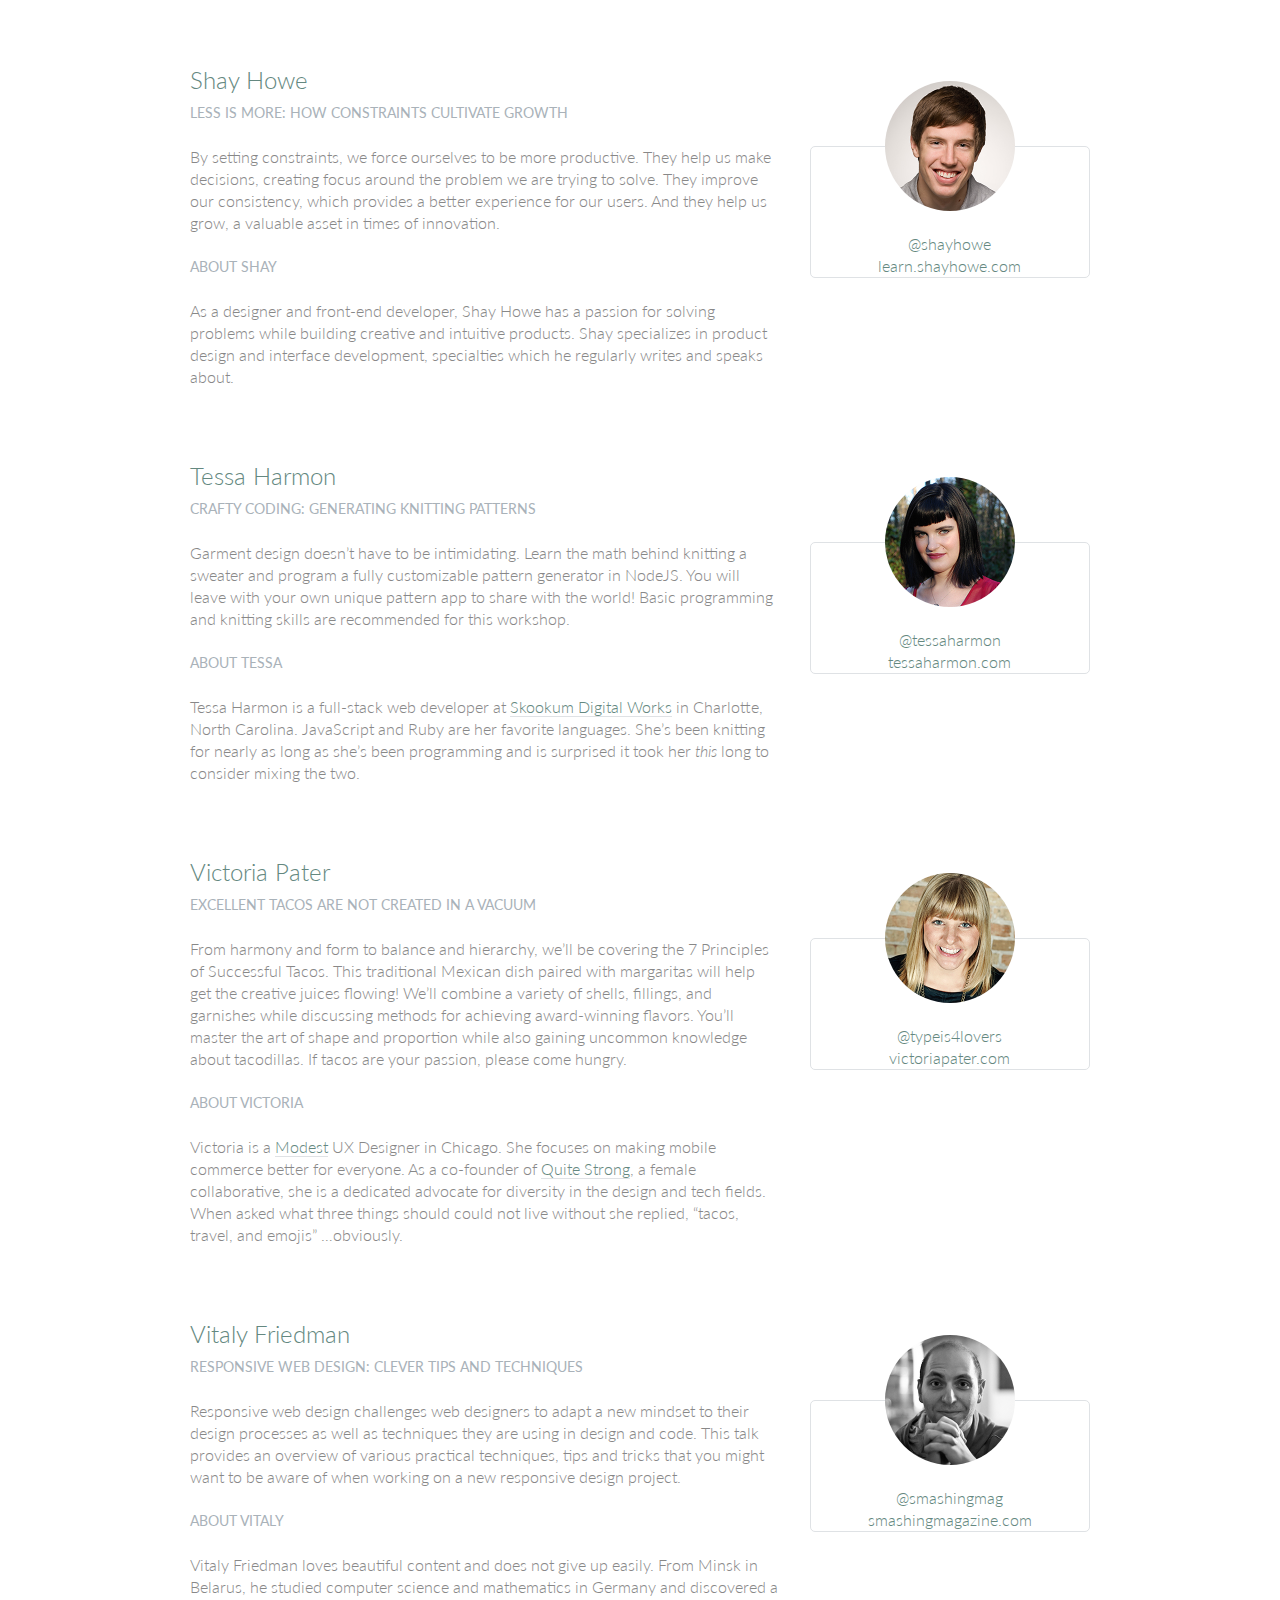
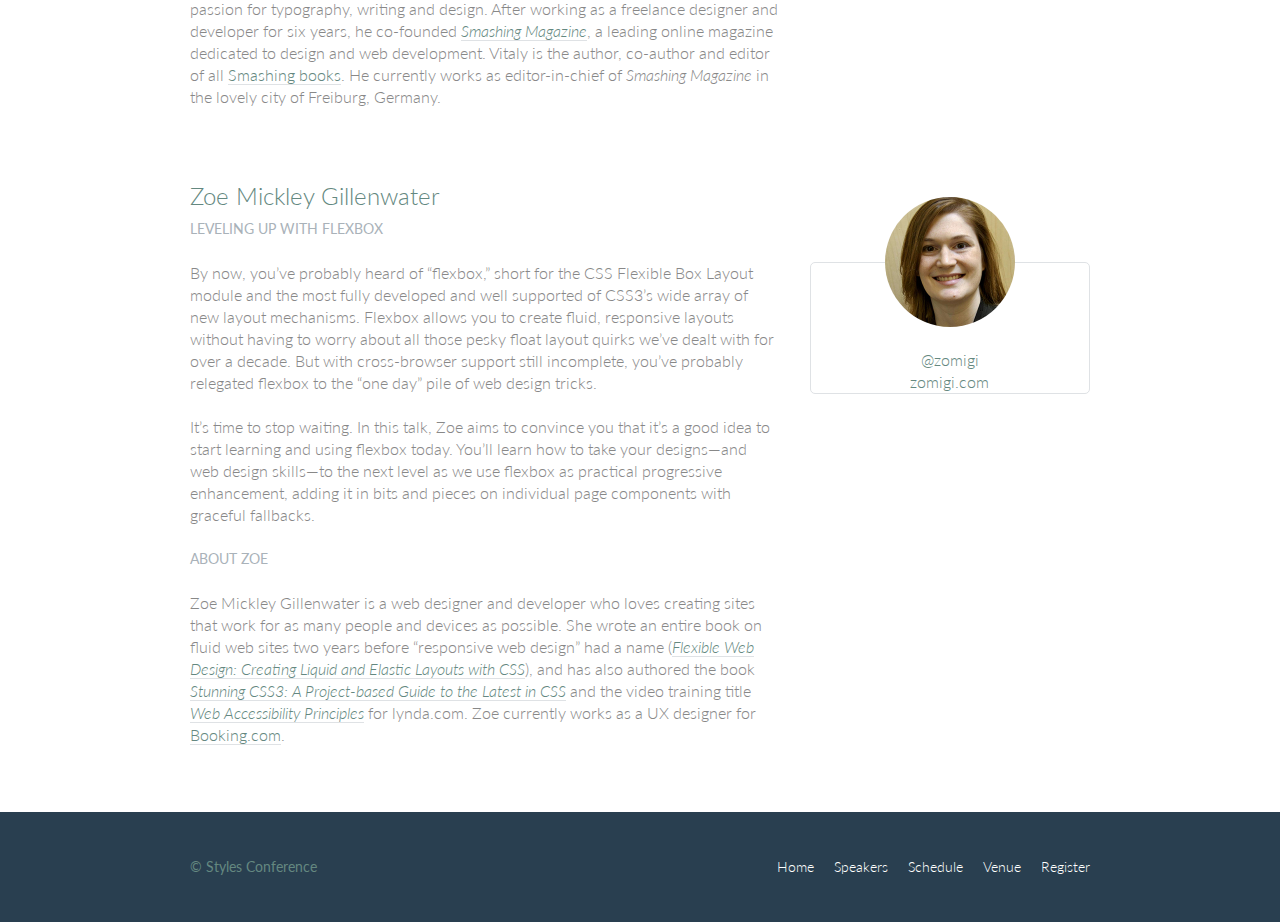
<file: speakers.html>
<!doctype html>
<html lang="en">

<head>
    <meta charset="utf-8">
    <title>Styles Conference</title>
    <link rel="stylesheet" href="stylesheets/main.css">
    <link rel="stylesheet" href="http://fonts.googleapis.com/css?family=Lato:100,300,40">
</head>

<body>

    <!--   HEADER   -->

    <header class="primary-header container group">

        <h1 class="logo">
            <a href="index.html">Styles <br> Conference</a>
        </h1>

        <h3 class="tagline">August 24 &ndash; 26th &ndash; Chicago, IL</h3>

        <nav class="nav primary-nav">
            <ul>
                <li><a href="index.html">Home</a></li><!--
                --><li><a href="speakers.html">Speakers</a></li><!--
                --><li><a href="schedule.html">Schedule</a></li><!--
                --><li><a href="venue.html">Venue</a></li><!--
                --><li><a href="register.html">Register</a></li>
            </ul>
        </nav>

    </header>

    <!--   LEAD   -->

    <section class="row-alt">
        <div class="lead container">

            <h1>Speakers</h1>

            <p>We&#8217;re happy to welcome over twenty speakers to presemt on the industry&#8217;s latest technologies. Prepare for an inspiration extravaganza.</p>

        </div>
    </section>

    <!--   MAIN CONTENT   -->

    <section class="row">
        <div class="grid">

            <!--   AARON IRIZARRY   -->

            <section class="speaker" id="aaron-irizarry">

                <div class="col-2-3">

                    <h2>Aaron Irizarry</h2>
                    <h5>Designing a Culture of Design</h5>

                    <p>In Aaron&#8217;s session he will explore how to recognize the traits of organizations that *get* design, both large and small. He will share what those teams, departments, and companies have that others don&#8217;t, and more importantly, how to begin to change your own workplace&#8217;s culture. Once you&#8217;ve worked within a culture of design it&#8217;s almost impossible to imagine yourself anywhere else.</p>

                    <h5>About Aaron</h5>

                    <p>Aaron Irizarry is a Senior Product Designer for Nasdaq OMX, a lover of heavy metal, a foodie, and a master of BBQ arts. You can find some of his thoughts and presentations on the conversation surrounding design over at <a href="http://www.discussingdesign.com/">discussingdesign.com</a>.</p>

                </div><!--

                --><aside class="col-1-3">
                    <div class="speaker-info">

                        <img src="images\speakers\aaron-irizarry.jpg" alt="Aaron Irizarry">

                        <ul>
                            <li><a href="https://twitter.com/aaroni">@aaroni</a></li>
                            <li><a href="http://www.thisisaaronslife.com/">thisisaaronslife.com</a></li>
                        </ul>

                    </div>
                </aside>

            </section>

            <!--   ADAM CONNOR   -->

            <section class="speaker" id="adam-connor">

                <div class="col-2-3">

                    <h2>Adam Connor</h2>
                    <h5>Lights! Camera! Interaction! Design Inspiration from Filmmakers</h5>

                    <p>Films succeed in evoking responses and engaging audiences only with a combination of well-written narrative and effective storytelling technique. It&#8217;s the filmmaker&#8217;s job to put this together. To do so they&#8217;ve developed processes, tools and techniques that allow them to focus attention, emphasize information, foreshadow and produce the many elements that together comprise a well-told story.</p>

                    <h5>About Adam</h5>

                    <p>Adam Connor is a designer, illustrator and speaker passionate about collaboration, communication, creativity and storytelling. As an Experience Design Director with Mad*Pow, Adam combines 10+ years of experience in interaction and experience design with a background in computer science, film, and animation to create effective and easy-to-use digital products and services. He believes that no matter how utilitarian a tool is, at the core of its creation lies a story; uncovering that story is key to its success. Occasionally, he shares his perspectives on design at <a href="http://adamconnor.com/">adamconnor.com</a> and <a href="http://www.discussingdesign.com/">discussingdesign.com</a>.</p>

                </div><!--

                --><aside class="col-1-3">
                    <div class="speaker-info">

                        <img src="images\speakers\adam-connor.jpg" alt="Adam Connor">

                        <ul>
                            <li><a href="https://twitter.com/adamconnor">@adamconnor</a></li>
                            <li><a href="http://adamconnor.com/">adamconnor.com</a></li>
                        </ul>

                    </div>
                </aside>

            </section>

            <!-- AJ Self -->

            <section class="speaker" id="aj-self">

                <div class="col-2-3">

                    <h2>AJ Self</h2>
                    <h5>(You Should Be) Testing Your JavaScript</h5>

                    <p>JavaScript applications frequently utilize battle-tested libraries like jQuery, AngularJS, Backbone.js and more, but how can we be sure that our code is ready for production? This talk will share tips on how writing tests can be written easily and quickly and how to remove buggy code through testing.</p>

                    <h5>About AJ</h5>

                    <p>AJ is a software engineer specializing in JavaScript working at Belly in Chicago. Lately he has been writing applications with AngularJS and loving it. When not coding he is out loving the outdoors with his dog, Sunshine.</p>

                </div><!--

                --><aside class="col-1-3">
                    <div class="speaker-info">

                        <img src="images/speakers/aj-self.jpg" alt="Aj Self">

                        <ul>
                            <li><a href="https://twitter.com/ajself">@ajself</a></li>
                            <li><a href="http://www.ajself.com/">ajself.com</a></li>
                        </ul>

                    </div>
                </aside>

            </section>

            <!--   ARMAN GHOSH   -->

            <section class="speaker" id="arman-ghosh">

                <div class="col-2-3">
  
                    <h2>Arman Ghosh</h2>
                    <h5>Designing Deals: How Good Design Drives Sales</h5>
  
                    <p>Perception influences decisions, especially when it comes to selling products and services. Learn why before you even start sales conversations; good, thoughtful design and presentation will define you and your ability to close deals.</p>
  
                    <h5>About Arman</h5>
  
                    <p>Arman is an entrepreneur who has his roots planted in building aggressive sales and revenue-generating teams. Having built out national sales and operations teams in the B2B and consumer spaces, his focus has been driving aggressive growth for technology-based companies. He has an extensive operating background and has built a career disrupting sales processes and approaches with companies doing the same in their respective technology spaces.</p>
  
                </div><!--
  
                --><aside class="col-1-3">
                    <div class="speaker-info">
  
                        <img src="images/speakers/arman-ghosh.jpg" alt="Arman Ghosh">

                        <ul>
                            <li><a href="https://twitter.com/armanghosh">@armanghosh</a></li>
                        </ul>
  
                    </div>
                </aside>
  
            </section>

            <!--   BERMON PAINTER   -->

            <section class="speaker" id="bermon-painter">

                <div class="col-2-3">
  
                    <h2>Bermon Painter</h2>
                    <h5>Death to Wireframes: Long Live Rapid Prototyping</h5>
  
                    <p>Static wireframes are a drag on the whole design process. Prototyping makes things a little better by allowing you to stitch together static wireframes or mockups while adding basic interactions. Rapid prototyping with HTML, CSS, and JavaScript is even better and faster; it increases collaboration and improves the iteration process. Kill your wireframes. Long live rapid prototyping.</p>
  
                    <h5>About Bermon</h5>
  
                    <p>Bermon is the organizer of various community groups for user experience designers and front-end developers, and the organizer of Blend Conference, a three-day, multi-track event for user experience strategists, designers and developers. He also leads the user experience team for Cardinal Solutions&#8217; Charlotte office, where he consults with large enterprise clients on interesting problems across user experience, design and front-end development.</p>
  
                </div><!--
  
                --><aside class="col-1-3">
                    <div class="speaker-info">
  
                        <img src="images/speakers/bermon-painter.jpg" alt="Bermon Painter">

                        <ul>
                            <li><a href="https://twitter.com/bermonpainter">@bermonpainter</a></li>
                            <li><a href="http://bermonpainter.com/">bermonpainter.com</a></li>
                        </ul>
  
                    </div>
                </aside>
  
            </section>

            <!--   BRAD SMITH   -->

            <section class="speaker" id="brad-smith">

                <div class="col-2-3">
  
                    <h2>Brad Smith</h2>
                    <h5>What Designers and Strategists Can Learn from Dick Fosbury</h5>
  
                    <p>Dick Fosbury is an American track and field athlete who challenged the conventional approach to the high jump with an unorthodox &#8220;back first&#8221; technique that became known as the Fosbury Flop. His innovative approach to a sport that seemed to have reached its limits was ridiculed at first, with sportswriters labeling him &#8220;the world&#8217;s laziest high jumper&#8221; &#8212; but today variations of the Fosbury Flop are used by almost every high jumper.</p>
  
                    <p>We need to challenge conventions, too. Many of the design conventions used in web, mobile and device interfaces have evolved from systems and processes that no longer connect with our audiences&#8217; realities: a floppy disk as a metaphor to &#8220;save&#8221; information, push buttons as control devices and typography standards derived from mechanical typesetting.</p>
  
                    <p>As designers and strategists, we need to think like Dick Fosbury, to deconstruct analogues, and to free ourselves from outdated ideas so that we can develop the new interfaces and interactions of the future.</p>
  
                    <h5>About Brad</h5>
  
                    <p>Brad Smith is executive director for WebVisions, a conference that explores the future of the web. Most recently he launched &#8220;The Institute for Social Good,&#8221; an organization that connects non-profits with volunteers willing to spend a day building awesome web and mobile apps to change the world for the better.</p>
  
                </div><!--
  
                --><aside class="col-1-3">
                    <div class="speaker-info">
  
                        <img src="images/speakers/brad-smith.jpg" alt="Brad Smith">

                        <ul>
                            <li><a href="http://www.webvisionsevent.com/">webvisionsevent.com</a></li>
                            <li><a href="http://www.instituteforsocialgood.org/">instituteforsocialgood.org</a></li>
                        </ul>
  
                    </div>
                </aside>
  
            </section>

            <!--   CANDI LEMOINE   -->

            <section class="speaker" id="candi-lemoine">

                <div class="col-2-3">
  
                    <h2>Candi Lemoine</h2>
                    <h5>Making Remote Development Work</h5>
  
                    <p>It&#8217;s not uncommon for developers and designers to work from home. There are also a few companies that have multiple offices. Working for a business that spans three different time zones, Candi Lemoine will show how you make cross-office collaboration work. She will suggest various helpful tools because constant communication is key.</p>
  
                    <h5>About Candi</h5>
  
                    <p>Candi Lemoine is a User Interface Developer at Dominion Marine Media as well as a Customer Advocate at A Book Apart. Aside from researching about user experience and design patterns, she also loves mentoring college students about the front-end side of the web. She also enjoys participating in hackathons with other co-workers and students.</p>
  
                </div><!--
  
                --><aside class="col-1-3">
                    <div class="speaker-info">
  
                        <img src="images/speakers/candi-lemoine.jpg" alt="Candi Lemoine">
                        
                        <ul>
                            <li><a href="https://twitter.com/candicodeit">@candicodeit</a></li>
                            <li><a href="http://candicode.it/">candicode.it</a></li>
                        </ul>
  
                    </div>
                </aside>
  
            </section>

            <!--   CAROLYN CHANDLER   -->

            <section class="speaker" id="carolyn-chandler">

                <div class="col-2-3">
  
                    <h2>Carolyn Chandler</h2>
                    <h5>The Business of Play</h5>
  
                    <p>Play isn&#8217;t just for kids and heavy gamers. Anyone with a Foursquare account knows that &#8211; and the stickiness of a badge and a leaderboard. But a good, playful user experience isn&#8217;t about those surface elements either &#8211; it&#8217;s about creating an environment with well-understood rules, meaningful objectives, and a sense of fun. Whether you&#8217;re trying to encourage people &#8211; or yourself &#8211; to save money or to lose weight, a focus on game mechanics and play could be the trump card you&#8217;re looking for.</p>
  
                    <h5>About Carolyn</h5>
  
                    <p>Carolyn Chandler has been working in the field of User Experience Design for over 14 years. She was an adjunct professor at DePaul University and is the UX Design Instructor at The Starter League, where she first developed her activity-based approach for teaching core design concepts. Carolyn is the co-founder of The School for Digital Craftsmanship and co-author of two books, <cite>A Project Guide to UX Design</cite> and <cite>Adventures in Experience Design</cite>.</p>
  
                </div><!--
  
                --><aside class="col-1-3">
                    <div class="speaker-info">
  
                        <img src="images/speakers/carolyn-chandler.jpg" alt="Carolyn Chandler">

                        <ul>
                            <li><a href="https://twitter.com/chanan">@chanan</a></li>
                            <li><a href="http://www.dhalo.com/">dhalo.com</a></li>
                        </ul>
  
                    </div>
                </aside>
  
            </section>

            <!--   CHRIS MILLS   -->

            <section class="speaker" id="chris-mills">

                <div class="col-2-3">
  
                    <h2>Chris Mills</h2>
                    <h5>Heavy Metal Coding</h5>
  
                    <p>In this unconventional talk, Chris Mills will encourage you to pick up some drum sticks in addition to your laptop, and beat out a rhythm of learning &#8211; both of code and drum beats! You&#8217;ll learn basic JavaScript and CSS, plus beginner&#8217;s heavy metal drum patterns. The two are a marriage made in heaven, as nothing is a better antidote to code frustration than beating seven shades of **** out of a drum kit.</p>
  
                    <h5>About Chris</h5>
  
                    <p>Chris Mills is a Senior Tech Writer at Mozilla, where he writes docs and demos about open web apps, Firefox OS and related subjects. He loves tinkering around with HTML, CSS, JavaScript and other web technologies, and gives occasional tech talks at conferences and universities.</p>
  
                </div><!--
  
                --><aside class="col-1-3">
                    <div class="speaker-info">
  
                        <img src="images/speakers/chris-mills.jpg" alt="Chris Mills">

                        <ul>
                            <li><a href="https://twitter.com/chrisdavidmills">@chrisdavidmills</a></li>
                            <li><a href="https://developer.mozilla.org/">developer.mozilla.org</a></li>
                        </ul>
  
                    </div>
                </aside>
  
            </section>

            <!--   DAN DENNEY   -->

            <section class="speaker" id="dan-denney">

                <div class="col-2-3">

                    <h2>Dan Denney</h2>
                    <h5>Creating HTML Emails Can Be Fun</h5>

                    <p>In this presentation Dan will share techniques on how to send awesome messages using CSS, media queries and everyone&#8217;s favorite HTML element: tables. The fun part comes in the tools available for automation and testing to make it feel less like 1999.</p>

                    <h5>About Dan</h5>

                    <p>Dan is a front-end dev at Envy Labs, where he works on client projects and Code School. He has been called a &#8220;seriously good copy and paster&#8221; and he puts those skills to use as he spends his days learning, unlearning and relearning how to build things for the web.</p>

                </div><!--

                --><aside class="col-1-3">
                    <div class="speaker-info">

                        <img src="images/speakers/dan-denney.jpg" alt="Dan Denney">

                        <ul>
                            <li><a href="https://twitter.com/dandenney">@dandenney</a></li>
                            <li><a href="http://dandenney.com/">dandenney.com</a></li>
                        </ul>

                    </div>
                </aside>

            </section>

            <!--   DARBY FREY   -->

            <section class="speaker" id="darby-frey">

                <div class="col-2-3">
  
                    <h2>Darby Frey</h2>
                    <h5>Building a Mobile Layout</h5>
  
                    <p>Designing for mobile is challenging. With the ever-changing landscape of devices and screen sizes, there is no way to predict every possible canvas we will be designing for. Luckily, there are a few tools at our disposal that allow us to be confident in our designs.</p>
  
                    <p>In this session we will introduce some of these tools and dive into some code to see how they can be used to create designs that look great on any device.</p>
  
                    <h5>About Darby</h5>
  
                    <p>Darby Frey is a software engineer and consultant who has worked on web and mobile applications for many clients including Groupon, Toyota, Paramount Pictures and others. Currently he is working with Belly in Chicago to create the world&#8217;s best customer loyalty platform. He can be found on Twitter at <a href="https://twitter.com/darbyfrey">@darbyfrey</a>.</p>
  
                </div><!--
  
                --><aside class="col-1-3">
                    <div class="speaker-info">

                        <img src="images\speakers\darby-frey.jpg" alt="Darby Frey">
  
                        <ul>
                            <li><a href="https://twitter.com/darbyfrey">@darbyfrey</a></li>
                            <li><a href="http://darbyfrey.com/">darbyfrey.com</a></li>
                        </ul>
  
                    </div>
                </aside>
  
            </section>

            <!--   ERICA DECKER   -->

            <section class="speaker" id="erica-decker">

                <div class="col-2-3">
  
                    <h2>Erica Decker</h2>
                    <h5>What Disney Can Teach You about User Experience Design</h5>
  
                    <p>From the creation of the 1937 film <cite>Snow White and the Seven Dwarves</cite>, to newer animated films such as <cite>The Princess and the Frog</cite>, to the branded &#8220;Wonderful World of Disney&#8221; itself, the Disney empire has been built upon a design ecosystem. Each film, theme park, or cruise shares a holistic view of a perfect world across time and cultures. Within each experience, the same beloved character traits are highlighted, similar visual and animation styles are used, and the same story and musical techniques are leveraged to bring the audience to an emotional place. This helps make the user experience familiar and nostalgic, and lightens the audience&#8217;s cognitive load to promote enjoyment. Join Erica as she highlights Disney&#8217;s user experience techniques and outlines how you can use them to design an ecosystem that will leave behind a lasting legacy, even while waiting in an extremely long line.</p>
  
                    <h5>About Erica</h5>
  
                    <p>Erica Decker is a designer, developer, and speaker with a passion for technology, challenges, and all things design. She believes that fast-paced, iterative, holistic design is the best way to drive product innovation, and can support that belief with a lot of evidence. She has designed engaging digital experiences for Fortune 500 companies, non-profits, and upcoming companies alike, and is currently writing this bio while referring to herself in the third person.</p>
  
                </div><!--
  
                --><aside class="col-1-3">
                    <div class="speaker-info">
  
                        <img src="images/speakers/erica-decker.jpg" alt="Erica Decker">

                        <ul>
                            <li><a href="http://ericadecker.com/">ericadecker.com</a></li>
                        </ul>
  
                    </div>
                </aside>
  
            </section>

            <!--   ESTELLE WEYL   -->

            <section class="speaker" id="estelle-weyl">

                <div class="col-2-3">
  
                    <h2>Estelle Weyl</h2>
                    <h5>Select This!</h5>
  
                    <p>Pick an element, any element. Style it. Manipulate it. No IDs. No classes. No jQuery necessary. Learn all the new features of selectors in CSS and JavaScript hat enable you to select this DOM node, that DOM node, and even an imaginary DOM node based on attributes, relation to other elements, location in the DOM, or just an element&#8217;s mere existence.</p>
  
                    <h5>About Estelle</h5>
  
                    <p><a href="https://twitter.com/estellevw">Estelle Weyl</a> is an internationally published author (<cite><a href="http://shop.oreilly.com/product/0636920021711.do">Mobile HTML5</a></cite>, <cite><a href="http://shop.oreilly.com/product/0636920018063.do">HTML5: The Definitive Guide</a></cite> and <cite><a href="http://shop.oreilly.com/product/9780980846904.do">HTML5 and CSS3 for the Real World</a></cite>), speaker, trainer, and consultant. Estelle shares esoteric tidbits learned while programming CSS, JavaScript and HTML, provides tutorials and detailed grids of CSS3 and HTML5 browser support at <a href="http://www.standardista.com/">Standardista</a>. Her tutorials and workshops are available on <a href="http://estelle.github.io/">GitHub</a>.</p>
  
                </div><!--
  
                --><aside class="col-1-3">
                    <div class="speaker-info">
  
                        <img src="images/speakers/estelle-weyl.jpg" alt="Estelle Weyl">

                        <ul>
                            <li><a href="https://twitter.com/estellevw">@estellevw</a></li>
                            <li><a href="http://standardista.com/">standardista.com</a></li>
                        </ul>
  
                    </div>
                </aside>
  
            </section>

            <!--   JEN MYERS   -->

            <section class="speaker" id="jen-myers">

                <div class="col-2-3">
  
                    <h2>Jen Myers</h2>
                    <h5>Teaching Our CSS to Play Nice</h5>
  
                    <p>Talk abstract: As our websites, applications and teams grow larger and more complicated, so does our CSS. Before we know it, we find ourselves no longer with cute little stylesheets, but sprawling, surly teenaged CSS that doesn&#8217;t always play nice with others. We need to learn how to manage and optimize our CSS no matter how large the project or diverse the team. If we start early, we can use best practices and tools to raise full-grown stylesheets any designer or developer would be happy to work with.</p>
  
                    <h5>About Jen</h5>
  
                    <p>Jen Myers is a web designer/developer and part of the instructor team at Dev Bootcamp in Chicago. In 2011, she founded the Columbus, Ohio chapter of Girl Develop It, an organization that provides introductory coding classes aimed at women, and she currently co-leads the Girl Develop It Chicago chapter. She speaks regularly about design, development and diversity, and focuses on finding new ways to make both technology and technology education accessible to everyone.</p>
  
                </div><!--
  
                --><aside class="col-1-3">
                    <div class="speaker-info">
  
                        <img src="images/speakers/jen-myers.jpg" alt="Jen Myers">

                        <ul>
                            <li><a href="https://twitter.com/antiheroine">@antiheroine</a></li>
                            <li><a href="http://jenmyers.net/">jenmyers.net</a></li>
                        </ul>
  
                    </div>
                </aside>
  
            </section>

            <!--   JENN DOWNS   -->

            <section class="speaker" id="jenn-downs">

                <div class="col-2-3">
  
                    <h2>Jenn Downs</h2>
                    <h5>What&#8217;s Stopping You?</h5>
  
                    <p>Creating in the face of negativity, fear, health problems, and your inner critic can at times feel impossible. Let&#8217;s face our fears together, name these problems and break them down, silence our inner critics, and talk about when it&#8217;s time to take a break or let go of a project for good.</p>
  
                    <h5>About Jenn</h5>
  
                    <p>Jenn Downs swung her way through the jungle at MailChimp from support to tech writing to UX Design Research. After six years she&#8217;s been bitten by the entrepreneurship bug and she is now the Business/Tech Manager for Carpenter Koby Downs in Atlanta. Never one to only do one thing at a time, Jenn is also doing freelance email marketing and UX work on the side.</p>
  
                    <p>Outside of loving the web, Jenn is a songwriter and loves Rock and Roll!</p>
  
                </div><!--
  
                --><aside class="col-1-3">
                    <div class="speaker-info">
  
                        <img src="images/speakers/jenn-downs.jpg" alt="Jenn Downs">

                        <ul>
                            <li><a href="https://twitter.com/beparticular">@beparticular</a></li>
                            <li><a href="http://beparticular.com/">beparticular.com</a></li>
                        </ul>
  
                    </div>
                </aside>
  
            </section>

            <!--   JENNIFER JONES   -->

            <section class="speaker" id="jennifer-jones">

                <div class="col-2-3">
  
                    <h2>Jennifer Jones</h2>
                    <h5>What Designers Can Learn from Parenting</h5>
            
                    <p>That first client meeting may not feel as warm and fulfilling as the first time you hold your newborn child, but consider the similarities.</p>
            
                    <p>You know each other but have never met. As the relationship grows you will have to rely on your experiences and education to gently guide them while allowing flexibility for projects to change and evolve. It&#8217;s not your job to control everything, but if you are successful you will create a well-rounded piece that everyone involved can love.</p>
            
                    <h5>About Jennifer</h5>
            
                    <p>Jennifer Jones is an event coordinator for the WebVisions Conference and also co-authors a blog with her teenage daughter. She and her family live in Portland, Oregon where she balances work, parenting and any other life challenge with honesty, humor and liquor.</p>
            
                </div><!--
        
                --><aside class="col-1-3">
                    <div class="speaker-info">
        
                        <img src="images/speakers/jennifer-jones.jpg" alt="Jennifer Jones">

                        <ul>
                            <li><a href="https://twitter.com/Foerocious">@foerocious</a></li>
                            <li><a href="http://crampedconversations.com/">crampedconversations.com</a></li>
                        </ul>
        
                    </div>
                </aside>
        
            </section>

            <!--   LESLIE JENSEN-INMAN   -->

            <section class="speaker" id="leslie-jensen-inman">

                <div class="col-2-3">
    
                    <h2>Dr. Leslie Jensen-Inman</h2>
                    <h5>Designing to Learn</h5>
        
                    <p>We&#8217;ve reached a point where non-designers understand the value of design. This has led to an increase in demand for design talent. In the past, we would have turned to institutions of higher education to help us find new talent; however, today&#8217;s graduates often finish school without the skills they need to thrive in a professional design setting.</p>
        
                    <p>There is a massive gap between what students learn and what industry needs. This skills gap leaves graduates unable to find jobs and hiring companies unable to find talent. How we approach this challenge will affect the continued relevance and value of design.</p>
        
                    <h5>About Leslie</h5>
        
                    <p><a href="http://www.jenseninman.com">Dr. Leslie Jensen-Inman</a> is a designer, speaker, author, and educator. Leslie is co-founder of the user experience design school <a href="http://www.centercentre.com">Center Centre</a>, where she connects industry, education, and community. Creative Director and co-author of <cite>InterACT with Web Standards: A holistic approach to web design</cite>, Leslie has written articles for publications such as <cite>A List Apart</cite>, <cite>The Pastry Box</cite>, <cite>Ladies in Tech</cite>, and <cite>.net Magazine</cite>.</p>
        
                </div><!--
    
                --><aside class="col-1-3">
                    <div class="speaker-info">

                        <img src="images/speakers/leslie-jensen-inman.jpg" alt="Leslie Jensen-Inman">
        
                        <ul>
                            <li><a href="https://twitter.com/jenseninman">@jenseninman</a></li>
                            <li><a href="http://unicorninstitute.com/">unicorninstitute.com</a></li>
                        </ul>
        
                    </div>
                </aside>
    
            </section>

            <!--   MAYA BRUCK   -->

            <section class="speaker" id="maya-bruck">

                <div class="col-2-3">
    
                    <h2>Maya Bruck</h2>
                    <h5>So You Want to Be a Unicorn</h5>
        
                    <p>They&#8217;re elusive, those rare beings who do front-end development, visual design, project management, UX, content strategy, and are whizzes at user research. In an industry that&#8217;s constantly changing and evolving, there are both benefits and drawbacks to being a generalist. We&#8217;ll walk through strategies to fill gaps in your skill set while working a full-time job, and collaborative tools and techniques you can use while you quest to learn it all.</p>
        
                    <h5>About Maya</h5>
        
                    <p>Maya Bruck is Creative Director at Pixo, a growing, employee-run digital consulting agency, where she guides clients through identity crisis to a meaningful, impactful web presence. In addition to conducting client therapy, she also designs websites and applications that are both beautiful and organization changing.</p>
        
                    <p>A passion for collaboration and community led her to co-found the Champaign-Urbana Design Organization (CUDO) in 2008, and through CUDO she has cultivated a vibrant design culture in the community. She speaks regularly about design and client management and is overcoming her fear of learning JavaScript.</p>
        
                </div><!--
    
                --><aside class="col-1-3">
                    <div class="speaker-info">

                        <img src="images/speakers/maya-bruck.jpg" alt="Maya Bruck">

                        <ul>
                            <li><a href="https://twitter.com/mayabruck">@mayabruck</a></li>
                            <li><a href="http://pixotech.com/">pixotech.com</a></li>
                        </ul>
        
                    </div>
                </aside>
    
            </section>

            <!--   RUSS UNGER   -->

            <section class="speaker" id="russ-unger">

                <div class="col-2-3">
    
                    <h2>Russ Unger</h2>
                    <h5>From Muppets to Mastery: Core UX Principles from Mr. Jim Henson</h5>
        
                    <p>Jim Henson started working as a puppeteer in 1954, a fair 40-50 years before many of us even considered User Experience as a career. He did, however, take it upon himself to apply many of the core principles that UX Designers are falling love with today (or are at least using as part of our everyday lives). Hang out for a quick dive into the life of Jim Henson, with a view into his work from the perspective of how it pertains to what it is we&#8217;re doing today, that promises to even leave Waldorf and Statler happy.</p>
        
                    <h5>About Russ</h5>
        
                    <p>Russ Unger is an Experience Design Director for GE Capital, Americas, where he leads teams and projects in design and research. He is co-author of the books <cite><a href="http://projectuxd.com/">A Project Guide to UX Design</a></cite>, <cite><a href="http://www.designingtheconversation.com/">Designing the Conversation</a></cite>, and <cite><a href="http://speakercampbook.com/">Speaker Camp</a></cite> for New Riders (Voices That Matter). Russ is also working on a book on guerrilla design and research methods that is due out, well, sometime.</p>
        
                    <p>Russ is co-founder of ChicagoCamps, which hosts low-cost, high-value technology events in the Chicago area, and he is also on the Advisory Board for the Department of Web Design and Development at Harrington College of Design. Russ has two daughters who both draw better than he does and are currently beginning to surpass his limited abilities in coding.</p>
        
                </div><!--
    
                --><aside class="col-1-3">
                    <div class="speaker-info">

                        <img src="images/speakers/russ-unger.jpg" alt="Russ Unger">
        
                        <ul>
                            <li><a href="https://twitter.com/russu">@russu</a></li>
                            <li><a href="http://www.userglue.com/">userglue.com</a></li>
                        </ul>
        
                    </div>
                </aside>
    
            </section>

            <!--   SHAY HOWE   -->

            <section class="speaker" id="shay-howe">

                <div class="col-2-3">
    
                    <h2>Shay Howe</h2>
                    <h5>Less Is More: How Constraints Cultivate Growth</h5>
        
                    <p>By setting constraints, we force ourselves to be more productive. They help us make decisions, creating focus around the problem we are trying to solve. They improve our consistency, which provides a better experience for our users. And they help us grow, a valuable asset in times of innovation.</p>
        
                    <h5>About Shay</h5>
        
                    <p>As a designer and front-end developer, Shay Howe has a passion for solving problems while building creative and intuitive products. Shay specializes in product design and interface development, specialties which he regularly writes and speaks about.</p>
        
                </div><!--
    
                --><aside class="col-1-3">
                    <div class="speaker-info">

                        <img src="images/speakers/shay-howe.jpg" alt="Shay Howe">
        
                        <ul>
                            <li><a href="https://twitter.com/shayhowe">@shayhowe</a></li>
                            <li><a href="http://learn.shayhowe.com/">learn.shayhowe.com</a></li>
                        </ul>
        
                    </div>
                </aside>
    
            </section>

            <!--   TESSA HARMON   -->

            <section class="speaker" id="tessa-harmon">

                <div class="col-2-3">
    
                    <h2>Tessa Harmon</h2>
                    <h5>Crafty Coding: Generating Knitting Patterns</h5>
        
                    <p>Garment design doesn&#8217;t have to be intimidating. Learn the math behind knitting a sweater and program a fully customizable pattern generator in NodeJS. You will leave with your own unique pattern app to share with the world! Basic programming and knitting skills are recommended for this workshop.</p>
        
                    <h5>About Tessa</h5>
        
                    <p>Tessa Harmon is a full-stack web developer at <a href="http://www.skookum.com/">Skookum Digital Works</a> in Charlotte, North Carolina. JavaScript and Ruby are her favorite languages. She&#8217;s been knitting for nearly as long as she&#8217;s been programming and is surprised it took her <em>this</em> long to consider mixing the two.</p>
        
                </div><!--
    
                --><aside class="col-1-3">
                    <div class="speaker-info">

                        <img src="images/speakers/tessa-harmon.jpg" alt="Tessa Harmon">
        
                        <ul>
                            <li><a href="https://twitter.com/tessaharmon">@tessaharmon</a></li>
                            <li><a href="http://tessaharmon.com/">tessaharmon.com</a></li>
                        </ul>
        
                    </div>
                </aside>
    
            </section>

            <!--   VICTORIA PATER   -->

            <section class="speaker" id="victoria-pater">

                <div class="col-2-3">
    
                    <h2>Victoria Pater</h2>
                    <h5>Excellent Tacos Are Not Created in a Vacuum</h5>
        
                    <p>From harmony and form to balance and hierarchy, we&#8217;ll be covering the 7 Principles of Successful Tacos. This traditional Mexican dish paired with margaritas will help get the creative juices flowing! We&#8217;ll combine a variety of shells, fillings, and garnishes while discussing methods for achieving award-winning flavors. You&#8217;ll master the art of shape and proportion while also gaining uncommon knowledge about tacodillas. If tacos are your passion, please come hungry.</p>
        
                    <h5>About Victoria</h5>
        
                    <p>Victoria is a <a href="http://www.modest.com/">Modest</a> UX Designer in Chicago. She focuses on making mobile commerce better for everyone. As a co-founder of <a href="http://quitestrong.com/">Quite Strong</a>, a female collaborative, she is a dedicated advocate for diversity in the design and tech fields. When asked what three things should could not live without she replied, &#8220;tacos, travel, and emojis&#8221; &#8230;obviously.</p>
        
                </div><!--
    
                --><aside class="col-1-3">
                    <div class="speaker-info">

                        <img src="images/speakers/victoria-pater.jpg" alt="Victoria Pater">
        
                        <ul>
                            <li><a href="https://twitter.com/typeis4lovers">@typeis4lovers</a></li>
                            <li><a href="http://victoriapater.com/">victoriapater.com</a></li>
                        </ul>
        
                    </div>
                </aside>
    
            </section>

            <!--   VITALY FRIEDMAN   -->

            <section class="speaker" id="vitaly-friedman">

                <div class="col-2-3">
    
                    <h2>Vitaly Friedman</h2>
                    <h5>Responsive Web Design: Clever Tips and Techniques</h5>
        
                    <p>Responsive web design challenges web designers to adapt a new mindset to their design processes as well as techniques they are using in design and code. This talk provides an overview of various practical techniques, tips and tricks that you might want to be aware of when working on a new responsive design project.</p>
        
                    <h5>About Vitaly</h5>
        
                    <p>Vitaly Friedman loves beautiful content and does not give up easily. From Minsk in Belarus, he studied computer science and mathematics in Germany and discovered a passion for typography, writing and design. After working as a freelance designer and developer for six years, he co-founded <cite><a href="http://smashingmagazine.com/">Smashing Magazine</a></cite>, a leading online magazine dedicated to design and web development. Vitaly is the author, co-author and editor of all <a href="https://shop.smashingmagazine.com">Smashing books</a>. He currently works as editor-in-chief of <cite>Smashing Magazine</cite> in the lovely city of Freiburg, Germany.</p>
        
                </div><!--
    
                --><aside class="col-1-3">
                    <div class="speaker-info">

                        <img src="images/speakers/vitaly-friedman.jpg" alt="Vitaly Friedman">
        
                        <ul>
                            <li><a href="https://twitter.com/smashingmag">@smashingmag</a></li>
                            <li><a href="http://smashingmagazine.com/">smashingmagazine.com</a></li>
                        </ul>
        
                    </div>
                </aside>
    
            </section>

            <!--   ZOE MICKLEY GILLENWATER   -->

            <section id="zoe-mickley-gillenwater">
                
                <div class="col-2-3">

                    <h2>Zoe Mickley Gillenwater</h2>
                    <h5>Leveling Up with Flexbox</h5>

                    <p>By now, you&#8217;ve probably heard of &#8220;flexbox,&#8221; short for the CSS Flexible Box Layout module and the most fully developed and well supported of CSS3&#8217;s wide array of new layout mechanisms. Flexbox allows you to create fluid, responsive layouts without having to worry about all those pesky float layout quirks we&#8217;ve dealt with for over a decade. But with cross-browser support still incomplete, you&#8217;ve probably relegated flexbox to the &#8220;one day&#8221; pile of web design tricks.</p>

                    <p>It&#8217;s time to stop waiting. In this talk, Zoe aims to convince you that it&#8217;s a good idea to start learning and using flexbox today. You&#8217;ll learn how to take your designs—and web design skills—to the next level as we use flexbox as practical progressive enhancement, adding it in bits and pieces on individual page components with graceful fallbacks.</p>

                    <h5>About Zoe</h5>

                    <p>Zoe Mickley Gillenwater is a web designer and developer who loves creating sites that work for as many people and devices as possible. She wrote an entire book on fluid web sites two years before &#8220;responsive web design&#8221; had a name (<cite><a href="http://www.flexiblewebbook.com/">Flexible Web Design: Creating Liquid and Elastic Layouts with CSS</a></cite>), and has also authored the book <cite><a href="http://www.stunningcss3.com/">Stunning CSS3: A Project-based Guide to the Latest in CSS</a></cite> and the video training title <cite><a href="http://zomigi.com/publications/#pub-accessibility">Web Accessibility Principles</a></cite> for lynda.com. Zoe currently works as a UX designer for <a href="http://www.booking.com/">Booking.com</a>.</p>

                </div><!--

                --><aside class="col-1-3">
                    <div class="speaker-info">

                        <img src="images/speakers/zoe-mickley-gillenwater.jpg" alt="Zoe Mickley Gillenwater">

                        <ul>
                            <li><a href="https://twitter.com/zomigi">@zomigi</a></li>
                            <li><a href="http://zomigi.com/">zomigi.com</a></li>
                        </ul>

                    </div>
                </aside>

            </section>

        </div>
    </section>

    <!--   FOOTER   -->

    <footer class="primary-footer container group">

        <small>&copy; Styles Conference</small>

        <nav class="nav">
            <ul>
                <li><a href="index.html">Home</a></li><!--
                --><li><a href="speakers.html">Speakers</a></li><!--
                --><li><a href="schedule.html">Schedule</a></li><!--
                --><li><a href="venue.html">Venue</a></li><!--
                --><li><a href="register.html">Register</a></li>
            </ul>
        </nav>

    </footer>
</body>

</html>
</file>
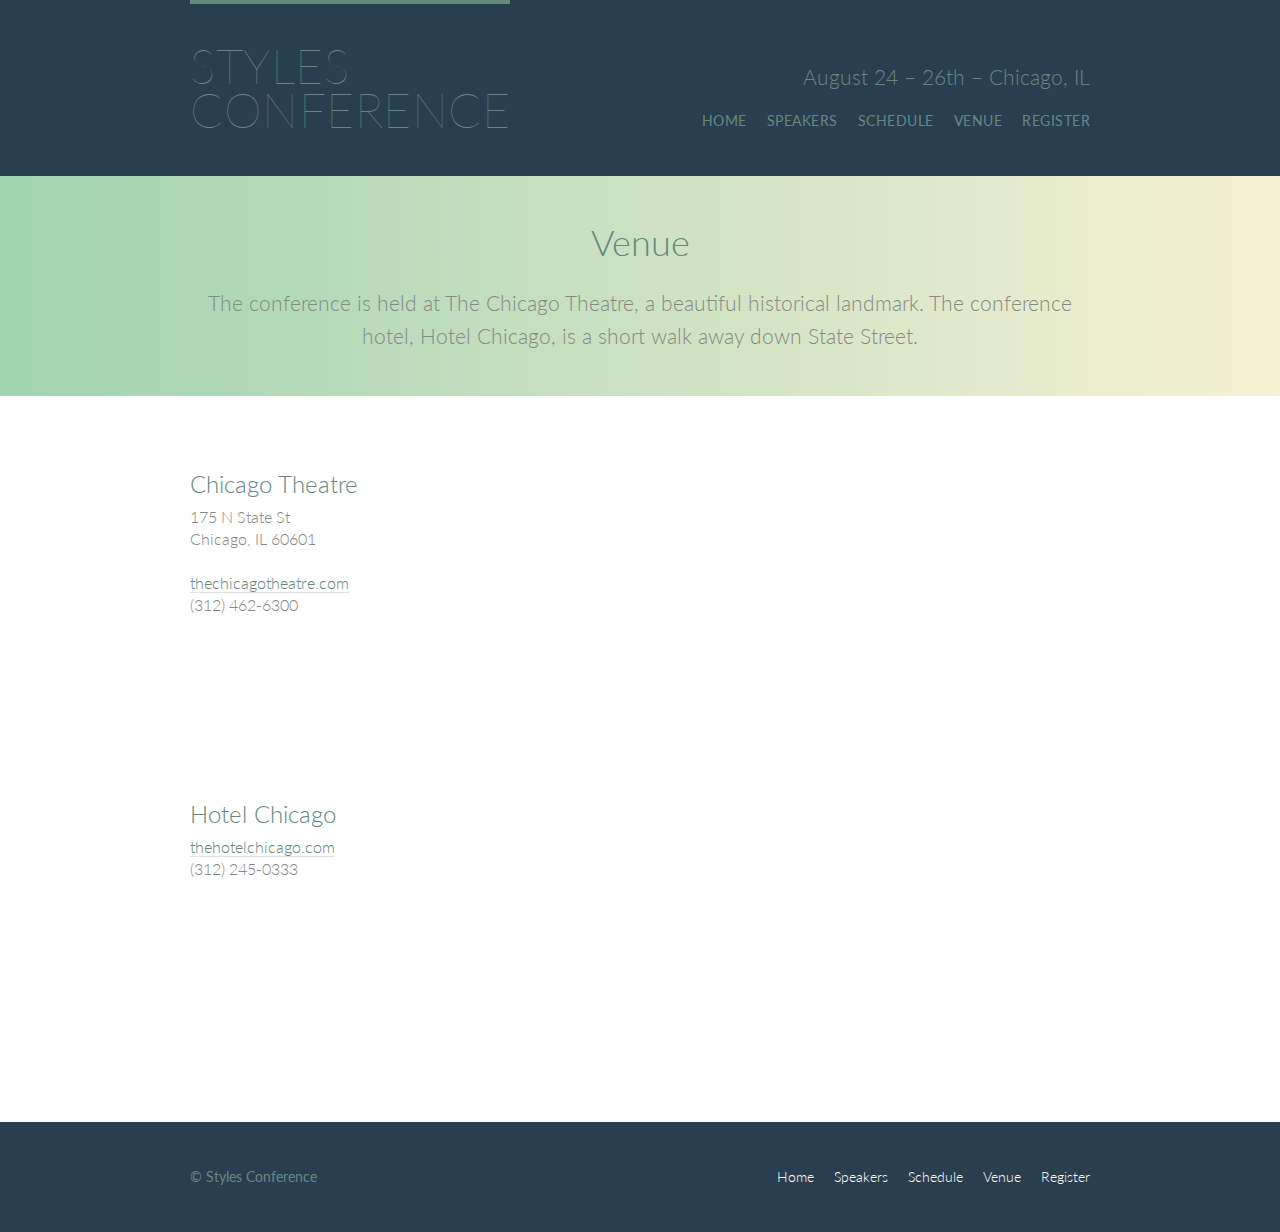
<file: venue.html>
<!doctype html>
<html lang="en">

<head>
    <meta charset="utf-8">
    <title>Styles Conference</title>
    <link rel="stylesheet" href="stylesheets/main.css">
    <link rel="stylesheet" href="http://fonts.googleapis.com/css?family=Lato:100,300,40">
    <!--<link rel="preconnect" href="https://fonts.gstatic.com">
		<link href="https://fonts.googleapis.com/css2?family=Lato:wght@100;300;400&display=swap" rel="stylesheet">-->
</head>

<body>

    <!--   HEADER   -->

    <header class="container group">

        <h1 class="logo">
            <a href="index.html">Styles <br> Conference</a>
        </h1>

        <h3 class="tagline">August 24 &ndash; 26th &ndash; Chicago, IL</h3>

        <nav class="nav primary-nav">
            <ul>
                <li><a href="index.html">Home</a></li><!--
                --><li><a href="speakers.html">Speakers</a></li><!--
                --><li><a href="schedule.html">Schedule</a></li><!--
                --><li><a href="venue.html">Venue</a></li><!--
                --><li><a href="register.html">Register</a></li>
            </ul>
        </nav>

    </header>

    <!--   MAIN CONTENT   -->

    <section class="row-alt">
        <div class="lead container">
            <h1>Venue</h1>
            <p>The conference is held at The Chicago Theatre, a beautiful historical landmark. The conference hotel, Hotel Chicago, is a short walk away down State Street.</p>
        </div>
    </section>

    <section class="row">
        <div class="grid">

            <section class="venue-theatre">

                <div class="col-1-3">
                    <h2>Chicago Theatre</h2>
                    <p>175 N State St <br> Chicago, IL 60601</p>
                    <p><a href="http://www.thechicagotheatre.com/">thechicagotheatre.com</a> <br> (312) 462-6300</p>
                </div><!--

                --><iframe class="venue-map col-2-3" src="https://www.google.com/maps/embed?pb=!1m5!3m3!1m2!1s0x880e2ca55810a493%3A0x4700ddf60fcbfad6!2schicago+theatre!5e0!3m2!1sen!2sus!4v1388701393606"></iframe>

            </section>

            <section class="venue-hotel">

                <div class="col-1-3">
                    <h2>Hotel Chicago</h2>
                    <p><a href="http://thehotelchicago.com/">thehotelchicago.com</a> <br> (312) 245-0333</p>
                </div><!--
                --><iframe class="venue-map col-2-3" src="https://www.google.com/maps/embed?pb=!1m5!3m3!1m2!1s0x880e2cb1da049173%3A0xa5c91d255a775f0b!2sHotel+Sax+Chicago%2C+North+Dearborn+Street%2C+Chicago%2C+IL!5e0!3m2!1sen!2sus!4v1388702493978"></iframe>

            </section>

        </div>
    </section>

    <!--   FOOTER   -->

    <footer class="primary-footer container group">

        <small>&copy; Styles Conference</small>

        <nav class="nav">
            <ul>
                <li><a href="index.html">Home</a></li><!--
                --><li><a href="speakers.html">Speakers</a></li><!--
                --><li><a href="schedule.html">Schedule</a></li><!--
                --><li><a href="venue.html">Venue</a></li><!--
                --><li><a href="register.html">Register</a></li>
            </ul>
        </nav>

    </footer>
</body>

</html>
</file>
<file: stylesheets/main.css>
/* http://meyerweb.com/eric/tools/css/reset/
   v2.0 | 20110126
   License: none (public domain)
*/

html,
body,
div,
span,
applet,
object,
iframe,
h1,
h2,
h3,
h4,
h5,
h6,
p,
blockquote,
pre,
a,
abbr,
acronym,
address,
big,
cite,
code,
del,
dfn,
em,
img,
ins,
kbd,
q,
s,
samp,
small,
strike,
strong,
sub,
sup,
tt,
var,
b,
u,
i,
center,
dl,
dt,
dd,
ol,
ul,
li,
fieldset,
form,
label,
legend,
table,
caption,
tbody,
tfoot,
thead,
tr,
th,
td,
article,
aside,
canvas,
details,
embed,
figure,
figcaption,
footer,
header,
hgroup,
menu,
nav,
output,
ruby,
section,
summary,
time,
mark,
audio,
video {
    margin: 0;
    padding: 0;
    border: 0;
    font-size: 100%;
    font: inherit;
    vertical-align: baseline;
}


/* HTML5 display-role reset for older browsers */

article,
aside,
details,
figcaption,
figure,
footer,
header,
hgroup,
menu,
nav,
section {
    display: block;
}

body {
    line-height: 1;
}

ol,
ul {
    list-style: none;
}

blockquote,
q {
    quotes: none;
}

blockquote:before,
blockquote:after,
q:before,
q:after {
    content: '';
    content: none;
}

table {
    border-collapse: collapse;
    border-spacing: 0;
}


/*=======================================================================================*/


/*   CUSTOM STYLES   */

body {
    background: #293f50;
    color: #888;
    font: 300 16px/22px "Lato", "Open Sans", "Helvetica Neue", Helvetica, Arial, sans-serif;
}

.primary-header a,
.primary-footer a {
    color: #fff;
}

.primary-header a:hover,
.primary-footer a:hover {
    color: #648880;
}


/*-----------------------------------------------------------------------*/


/*   GRID   */

*,
*:before,
*:after {
    -webkit-box-sizing: border-box;
    -moz-box-sizing: border-box;
    box-sizing: border-box;
}

.container,
.grid {
    margin: 0 auto;
    width: 960px;
}

.container {
    padding-left: 30px;
    padding-right: 30px;
}

.grid,
.col-1-3,
.col-2-3 {
    padding-left: 15px;
    padding-right: 15px;
}

.col-1-3,
.col-2-3 {
    display: inline-block;
    vertical-align: top;
}

.col-1-3 {
    width: 33.33%;
}

.col-2-3 {
    width: 66.66%;
}


/*-----------------------------------------------------------------------*/


/*   CLEARFIX   */

.group:before,
.group:after {
    content: "";
    display: table;
}

.group:after {
    clear: both;
}

.group {
    clear: both;
    *zoom: 1;
}


/*-----------------------------------------------------------------------*/


/*   ROWS   */

.row,
.row-alt {
    min-width: 960px;
}

.row {
    background: #fff;
    min-width: 960px;
    padding: 66px 0 44px 0;
}

.row-alt {
    background: #cbe2c1;
    background: -webkit-linear-gradient(to right, #a1d3b0, #f6f1d3);
    background: -moz-linear-gradient(to right, #a1d3b0, #f6f1d3);
    background: linear-gradient(to right, #a1d3b0, #f6f1d3);
    padding: 44px 0 22px 0;
}


/*-----------------------------------------------------------------------*/


/*   TYPOGRAPHY   */

h1,
h2,
h3,
h4 {
    color: #648880;
}

h1,
h3,
h4,
h5,
p {
    margin-bottom: 22px;
}

h1 {
    font-size: 36px;
    line-height: 44px;
}

h2 {
    font-size: 24px;
    line-height: 44px;
}

h3 {
    font-size: 21px;
}

h4 {
    font-size: 18px;
}

h5 {
    color: #a9b2b9;
    font-size: 14px;
    font-weight: 400;
    text-transform: uppercase;
}

strong {
    font-weight: 400;
}

cite,
em {
    font-style: italic;
}


/*-----------------------------------------------------------------------*/


/*   LEADS   */

.lead {
    text-align: center;
}

.lead p {
    font-size: 21px;
    line-height: 33px;
}


/*-----------------------------------------------------------------------*/


/*   LINKS   */

a {
    color: #648880;
    text-decoration: none;
}

a:hover {
    color: #a9b2b9;
}

p a {
    border-bottom: 1px solid #dfe2e5;
}


/*-----------------------------------------------------------------------*/


/*   BUTTONS   */

.btn {
    border-radius: 5px;
    color: #fff;
    cursor: pointer;
    display: inline-block;
    font-weight: 400;
    letter-spacing: .5px;
    margin: 0;
    text-transform: uppercase;
}

.btn-alt {
    border: 1px solid #fff;
    padding: 10px 30px;
}


/*-----------------------------------------------------------------------*/


/*   PRIMARY HEADER   */

.logo {
    border-top: 4px solid #648880;
    float: left;
    font-size: 48px;
    font-weight: 100;
    letter-spacing: .5px;
    line-height: 44px;
    padding: 40px 0 22px 0;
    text-transform: uppercase;
}

.tagline {
    margin: 66px 0 22px 0;
    text-align: right;
}

.primary-nav {
    font-size: 14px;
    font-weight: 400;
    letter-spacing: .5px;
    text-transform: uppercase;
}

.nav li {
    display: inline-block;
    margin: 0 10px;
    vertical-align: top;
}

.nav li:last-child {
    margin-right: 0;
}

/*-----------------------------------------------------------------------*/


/*   PRIMARY FOOTER   */

.primary-footer {
    color: #648880;
    font-size: 14px;
    padding-bottom: 44px;
    padding-top: 44px;
}

.primary-footer small {
    float: left;
    font-weight: 400;
}


/*-----------------------------------------------------------------------*/


/*   NAVIGATION   */

.nav {
    text-align: right;
}


/*-----------------------------------------------------------------------*/
/*   HOME   */

.hero {
    color: #fff;
    line-height: 44px;
    padding: 22px 80px 66px 80px;
    text-align: center;
}

.hero h2 {
    font-size: 36px;
}

.hero p {
    font-size: 24px;
    font-weight: 100;
}

.teaser a:hover h3 {
    color: #a9b2b9;
}

.teaser img {
    border-radius: 5px;
    display: block;
    margin-bottom: 22px;
    max-width: 100%;
}

/*-----------------------------------------------------------------------*/
/*   SPEAKERS   */

.speaker-info {
    border: 1px solid #dfe2e5;
    border-radius: 5px;
    margin-top: 88px;
    padding-bottom: 22px 0;
    text-align: center;
}

.speaker-info img {
    border-radius: 50%;
    height: 130px;
    margin: -66px 0 22px 0;
    vertical-align: top;
}

.speaker {
    margin-bottom: 44px;
}

/*-----------------------------------------------------------------------*/
/*   VENUE   */

.venue-theatre {
    margin-bottom: 66px;
}

.venue-hotel {
    margin-bottom: 22px;
}

.venue-map {
    height: 264px;
}

/*-----------------------------------------------------------------------*/
/*   REGISTER   */

.why-attend {
    list-style: square;
    margin: 0 0 22px 30px0;
}

form {
    margin-bottom: 22px;
}

input,
select,
textarea {
    font: 300 16px/22px "Lato", "Open Sans", "Helvetica Neue", Helvetica, Arial, sans-serif;
}

.register-group label {
    color: #648880;
    cursor: pointer;
    font-weight: 400;
}

.register-group input,
.register-group select,
.register-group textarea {
    border: 1px solid #c6c9cc;
    border-radius: 5px;
    color: #888;
    display: block;
    margin: 5px 0 27px 0;
    padding: 5px 8px;
}

.btn-default {
    border: 0;
    background: #648880;
    padding: 11px 30px;
    font-size: 14px;
}

.btn-default:hover {
    background: #77a198;
}

/*-----------------------------------------------------------------------*/
/*   SCHEDULE   */

table {
    margin-bottom: 44px;
    width: 100%;
}

table:last-child {
    margin-bottom: 0;
}

th,
td {
    padding-bottom: 22px;
    vertical-align: top;
}

th {
    padding-right: 45px;
    text-align: right;
    width: 20%;
}

td {
    width: 40%;
}

thead {
    line-height: 44px;
}

thead th {
    color: #648880;
    font-size: 24px;
}

tbody th {
    color: #a9b2b9;
    font-size: 14px;
    font-weight: 400;
    padding-top: 22px;
    text-transform: uppercase;
}

tbody td {
    border-top: 1px solid #dfe2e5;
    padding-top: 21px;
}

tbody td:first-of-type {
    padding-right: 15px;
}

tbody td:last-of-type {
    padding-left: 15px;
}

tbody td:only-of-type {
    padding-left: 0;
    padding-right: 0;
}

table a {
    color: #888;
}

table h4 {
    margin-bottom: 0;
}

.schedule-offset {
    color: #a9b2b9;
}
</file>
